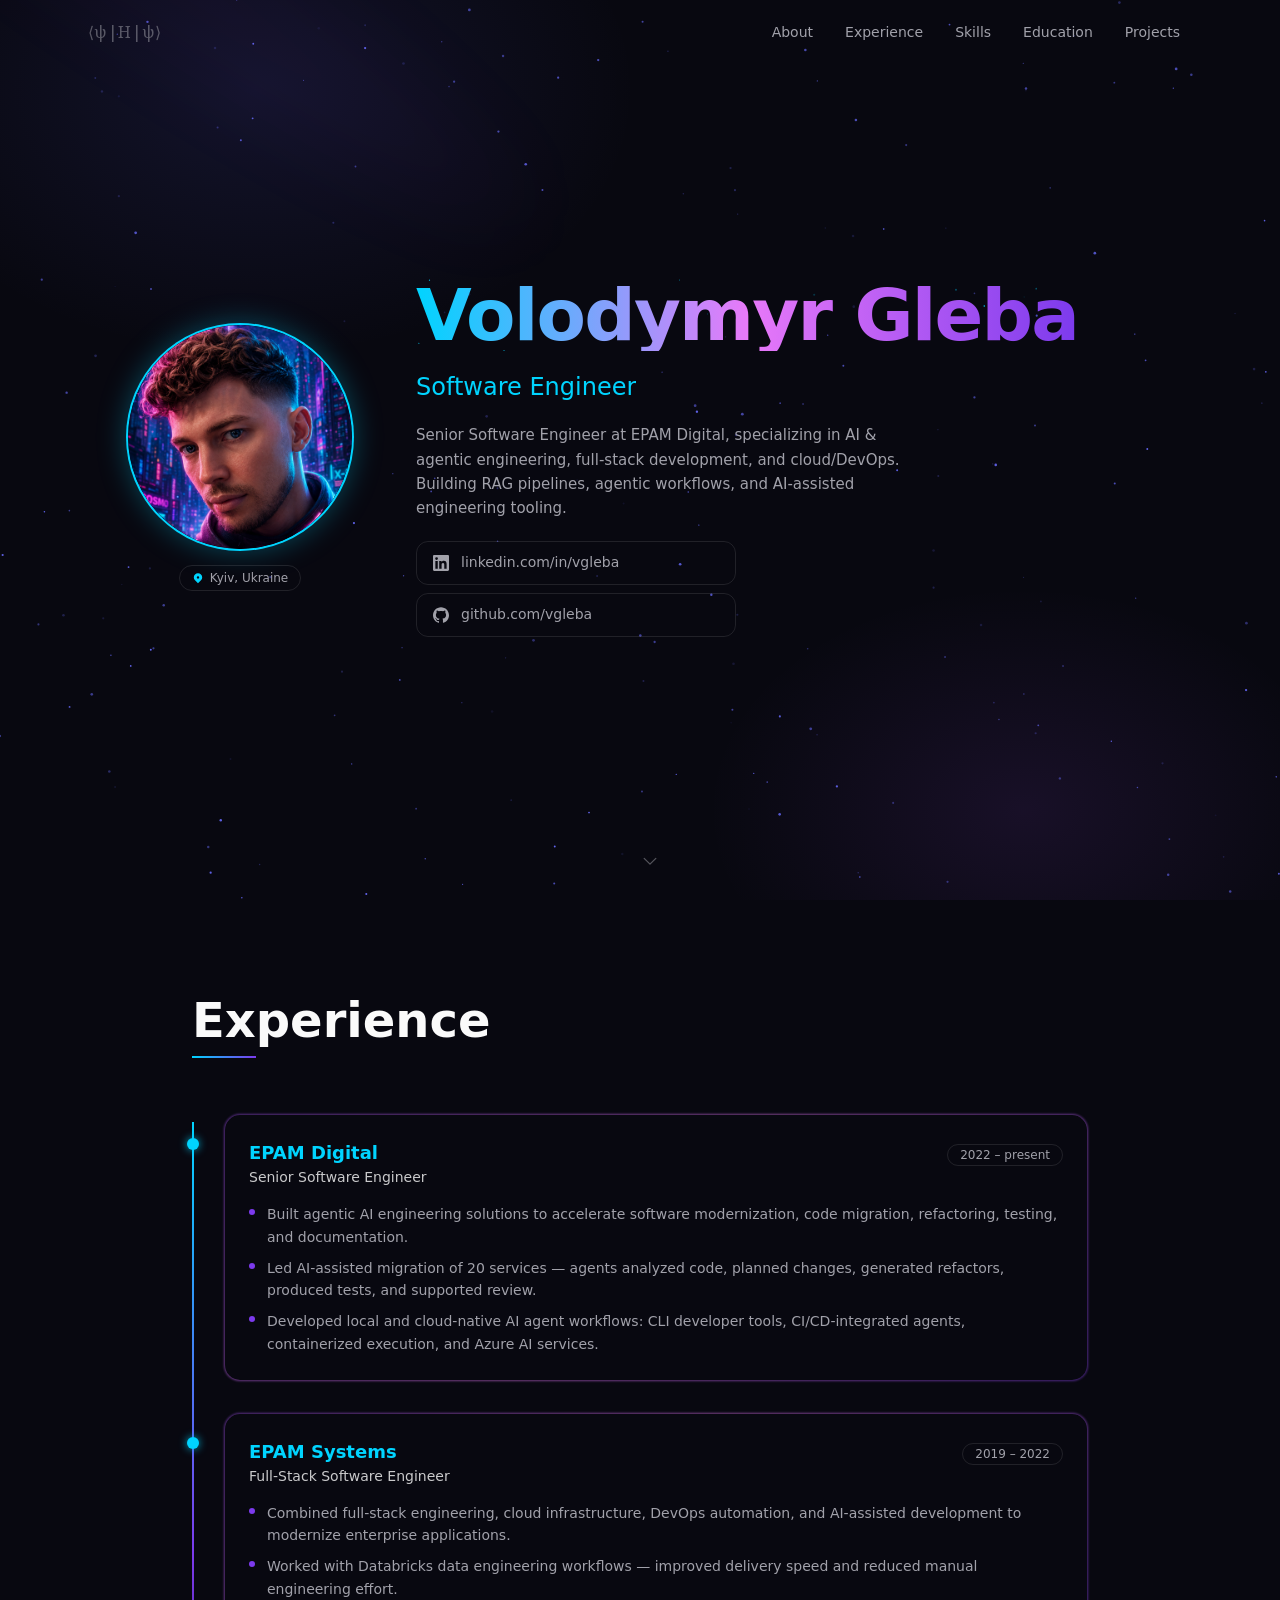
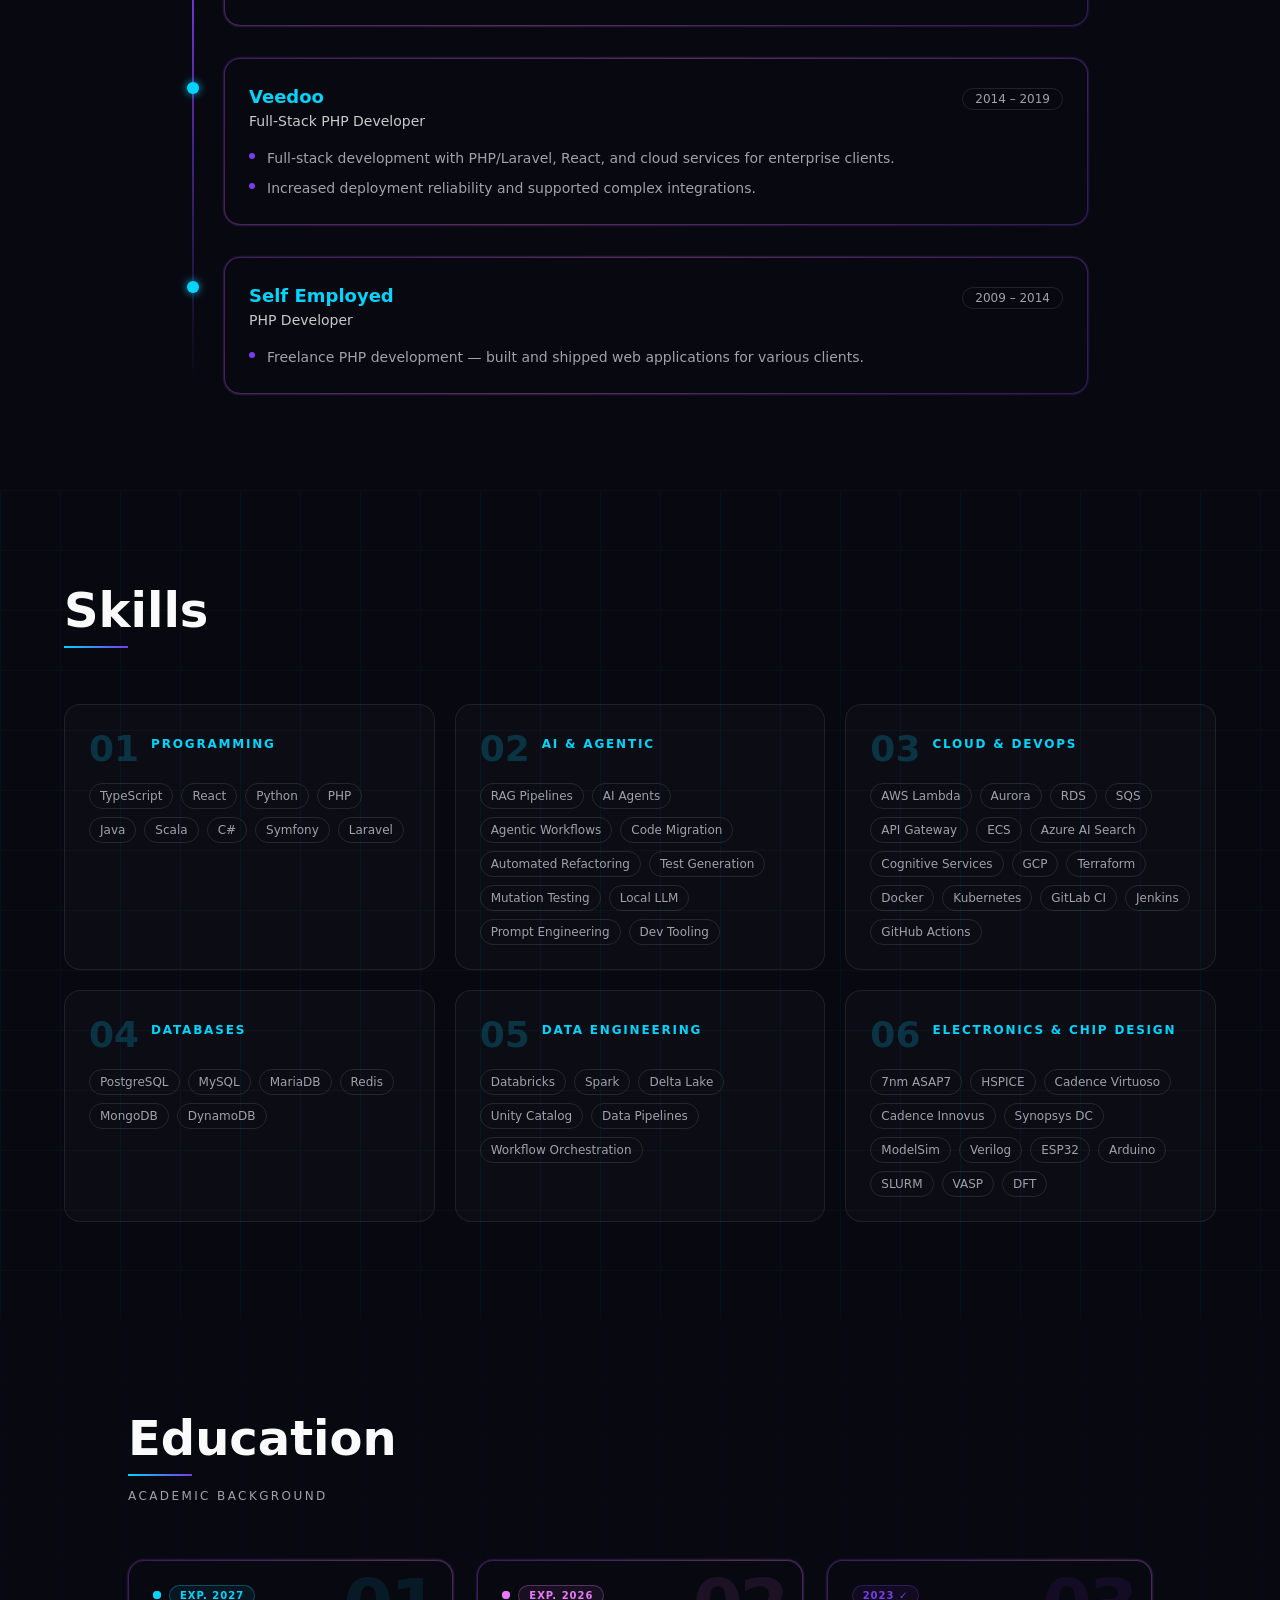
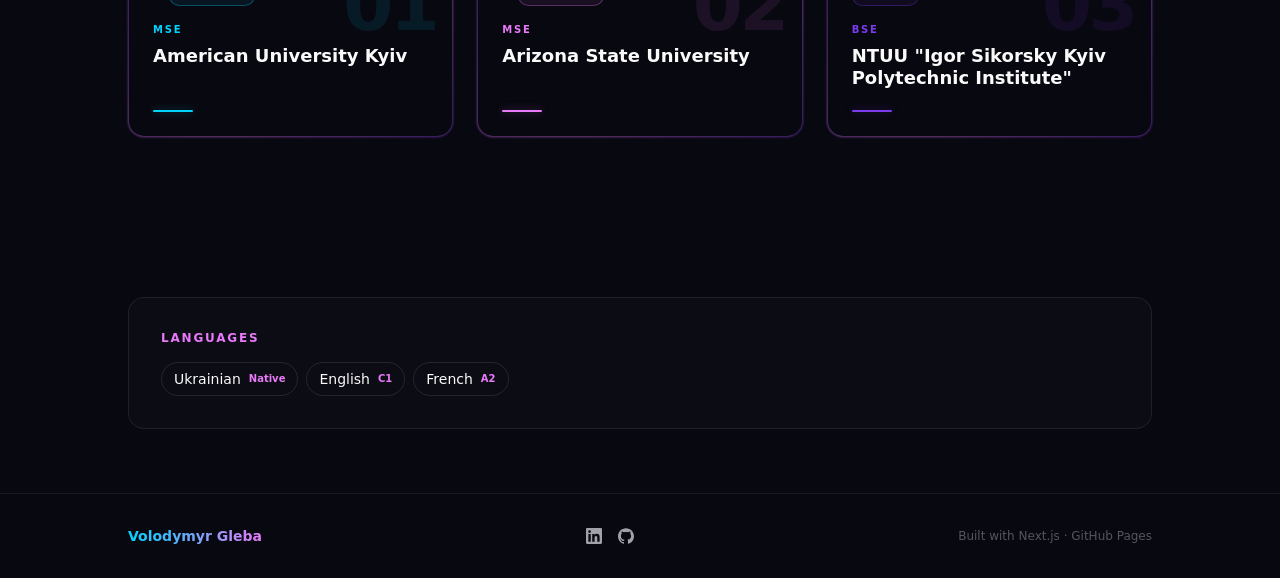
<file: index.html>
<!DOCTYPE html><html lang="en" class="font-sans geist_da832ead-module__aN_Ytq__variable noto_sans_symbols_2_123c7f1d-module__cOl4Ra__variable noto_serif_880d1dcf-module__ikQ4da__variable"><head><meta charSet="utf-8"/><meta name="viewport" content="width=device-width, initial-scale=1"/><link rel="preload" href="/_next/static/media/41900da7e74536d5-s.p.15f~5j~qkim3f.woff2" as="font" crossorigin="" type="font/woff2"/><link rel="preload" href="/_next/static/media/b4e85636e2ca4056-s.p.0c3c6tp9xl371.woff2" as="font" crossorigin="" type="font/woff2"/><link rel="preload" href="/_next/static/media/caa3a2e1cccd8315-s.p.16t1db8_9y2o~.woff2" as="font" crossorigin="" type="font/woff2"/><link rel="preload" href="/_next/static/media/cdb63f57cae5f8e7-s.p.0dsrjqxuos9hc.woff2" as="font" crossorigin="" type="font/woff2"/><link rel="preload" as="image" href="/images/me-neon.png"/><link rel="stylesheet" href="/_next/static/chunks/00atymtrh9dc0.css" data-precedence="next"/><link rel="preload" as="script" fetchPriority="low" href="/_next/static/chunks/115dplafwys-z.js"/><script src="/_next/static/chunks/0~a-tg4mrls06.js" async=""></script><script src="/_next/static/chunks/10u3y4bw1ayzs.js" async=""></script><script src="/_next/static/chunks/turbopack-10rd526l3ikg4.js" async=""></script><script src="/_next/static/chunks/01xlw8hd842-c.js" async=""></script><script src="/_next/static/chunks/0742vpx4_kdm4.js" async=""></script><script src="/_next/static/chunks/06b0j3viq_ety.js" async=""></script><script src="/_next/static/chunks/0a40sy4tk8ioe.js" async=""></script><script src="/_next/static/chunks/10mflo8fibzr5.js" async=""></script><script src="/_next/static/chunks/12h2-qmew2.q-.js" async=""></script><meta name="next-size-adjust" content=""/><title>Volodymyr Gleba</title><meta name="description" content="Senior Software Engineer at EPAM Digital, specializing in AI &amp; agentic engineering, full-stack development, and cloud/DevOps. Building RAG pipelines, agentic workflows, and AI-assisted engineering tooling."/><link rel="canonical" href="https://gleba.me/"/><meta property="og:title" content="Volodymyr Gleba"/><meta property="og:description" content="Senior Software Engineer at EPAM Digital, specializing in AI &amp; agentic engineering, full-stack development, and cloud/DevOps. Building RAG pipelines, agentic workflows, and AI-assisted engineering tooling."/><meta property="og:url" content="https://gleba.me/"/><meta property="og:site_name" content="Volodymyr Gleba"/><meta property="og:image" content="https://gleba.me/og-image.png"/><meta property="og:image:width" content="1200"/><meta property="og:image:height" content="630"/><meta property="og:image:alt" content="Volodymyr Gleba — Software Engineer at EPAM Digital"/><meta property="og:type" content="website"/><meta name="twitter:card" content="summary_large_image"/><meta name="twitter:title" content="Volodymyr Gleba"/><meta name="twitter:description" content="Senior Software Engineer at EPAM Digital, specializing in AI &amp; agentic engineering, full-stack development, and cloud/DevOps. Building RAG pipelines, agentic workflows, and AI-assisted engineering tooling."/><meta name="twitter:image" content="https://gleba.me/og-image.png"/><link rel="icon" href="/favicon.ico?favicon.0x3dzn~oxb6tn.ico" sizes="256x256" type="image/x-icon"/><script src="/_next/static/chunks/03~yq9q893hmn.js" noModule=""></script></head><body class="font-sans antialiased"><div hidden=""><!--$--><!--/$--></div><!--$!--><template data-dgst="BAILOUT_TO_CLIENT_SIDE_RENDERING"></template><!--/$--><header class="fixed top-0 inset-x-0 z-50 transition-all duration-300 bg-transparent"><nav class="max-w-6xl mx-auto px-4 sm:px-6 h-16 flex items-center justify-between"><a class="hidden sm:inline select-none text-base tracking-wide" style="font-family:var(--font-chalk), var(--font-symbols), serif;font-weight:400;color:rgb(161 161 170 / 0.5)" aria-label="Back to home" href="/">⟨ψ|H|ψ⟩</a><ul class="flex items-center gap-1 sm:gap-2"><li><a href="#about" class="relative group px-3 py-2 text-sm text-muted hover:text-[#00d4ff] transition-colors duration-150 outline-none focus-visible:ring-2 focus-visible:ring-[#00d4ff] rounded">About<span class="absolute bottom-0 left-3 right-3 h-[1px] bg-[#00d4ff] scale-x-0 group-hover:scale-x-100 transition-transform duration-200 origin-left"></span></a></li><li><a href="#experience" class="relative group px-3 py-2 text-sm text-muted hover:text-[#00d4ff] transition-colors duration-150 outline-none focus-visible:ring-2 focus-visible:ring-[#00d4ff] rounded">Experience<span class="absolute bottom-0 left-3 right-3 h-[1px] bg-[#00d4ff] scale-x-0 group-hover:scale-x-100 transition-transform duration-200 origin-left"></span></a></li><li><a href="#skills" class="relative group px-3 py-2 text-sm text-muted hover:text-[#00d4ff] transition-colors duration-150 outline-none focus-visible:ring-2 focus-visible:ring-[#00d4ff] rounded">Skills<span class="absolute bottom-0 left-3 right-3 h-[1px] bg-[#00d4ff] scale-x-0 group-hover:scale-x-100 transition-transform duration-200 origin-left"></span></a></li><li><a href="#education" class="relative group px-3 py-2 text-sm text-muted hover:text-[#00d4ff] transition-colors duration-150 outline-none focus-visible:ring-2 focus-visible:ring-[#00d4ff] rounded">Education<span class="absolute bottom-0 left-3 right-3 h-[1px] bg-[#00d4ff] scale-x-0 group-hover:scale-x-100 transition-transform duration-200 origin-left"></span></a></li><li><a class="relative group px-3 py-2 text-sm text-muted hover:text-[#00d4ff] transition-colors duration-150 outline-none focus-visible:ring-2 focus-visible:ring-[#00d4ff] rounded" href="/projects/">Projects<span class="absolute bottom-0 left-3 right-3 h-[1px] bg-[#00d4ff] scale-x-0 group-hover:scale-x-100 transition-transform duration-200 origin-left"></span></a></li></ul></nav></header><main class="relative z-40 overflow-x-hidden"><section id="about" class="relative z-40 min-h-screen flex items-center justify-center pt-16 pb-12 px-4"><div class="max-w-5xl w-full mx-auto"><div class="flex flex-col md:flex-row items-center gap-10 md:gap-16"><div class="flex-shrink-0 flex flex-col items-center gap-4" style="opacity:0;transform:translateY(24px)"><div class="w-48 h-48 md:w-56 md:h-56 rounded-full ring-2 ring-[#00d4ff] shadow-[0_0_30px_rgba(0,212,255,0.35)] overflow-hidden"><img alt="Volodymyr Gleba profile photo" width="224" height="224" decoding="async" data-nimg="1" class="object-cover w-full h-full rounded-full" style="color:transparent" src="/images/me-neon.png"/></div><span class="text-xs text-muted border border-white/10 rounded-full px-3 py-1 flex items-center gap-1.5"><svg class="w-3 h-3 text-[#00d4ff]" fill="currentColor" viewBox="0 0 20 20" aria-hidden="true"><path fill-rule="evenodd" d="M5.05 4.05a7 7 0 119.9 9.9L10 18.9l-4.95-4.95a7 7 0 010-9.9zM10 11a2 2 0 100-4 2 2 0 000 4z" clip-rule="evenodd"></path></svg>Kyiv, Ukraine</span></div><div class="flex-1 flex flex-col items-center md:items-start gap-5 text-center md:text-left"><div class="relative" style="opacity:0;transform:translateY(24px)"><div class="absolute inset-0 w-full h-full pointer-events-none" aria-hidden="true"><!--$!--><template data-dgst="BAILOUT_TO_CLIENT_SIDE_RENDERING"></template><!--/$--></div><h1 class="relative text-5xl md:text-6xl lg:text-7xl font-bold tracking-tight leading-tight bg-gradient-to-r from-[#00d4ff] via-[#e879f9] to-[#7c3aed] bg-clip-text text-transparent">Volodymyr Gleba</h1></div><div class="text-xl md:text-2xl font-medium text-muted h-8" style="opacity:0;transform:translateY(24px)"><span class="relative inline-block overflow-hidden text-[#00d4ff]"><span class="block" style="opacity:1;filter:blur(0px);transform:none">Software Engineer</span></span></div><p class="text-[15px] leading-relaxed text-muted max-w-lg" style="opacity:0;transform:translateY(24px)">Senior Software Engineer at EPAM Digital, specializing in AI &amp; agentic engineering, full-stack development, and cloud/DevOps. Building RAG pipelines, agentic workflows, and AI-assisted engineering tooling.</p><div class="w-full max-w-xs" style="opacity:0;transform:translateY(24px)"><div class="w-full flex flex-col gap-2"><a href="https://www.linkedin.com/in/vgleba" target="_blank" rel="noopener noreferrer" aria-label="Visit LinkedIn profile" class="group flex items-center gap-3 w-full min-h-[44px] px-4 py-2 rounded-xl border border-white/10 text-muted transition-colors duration-150 hover:bg-white/5 hover:text-foreground hover:border-white/20 focus-visible:outline-none focus-visible:ring-2 focus-visible:ring-indigo-500 focus-visible:ring-offset-2 focus-visible:ring-offset-[#080810]" tabindex="0"><svg xmlns="http://www.w3.org/2000/svg" viewBox="0 0 24 24" fill="currentColor" class="w-4 h-4 flex-shrink-0 text-muted group-hover:text-indigo-400 transition-colors duration-150" aria-hidden="true"><path d="M20.447 20.452h-3.554v-5.569c0-1.328-.027-3.037-1.852-3.037-1.853 0-2.136 1.445-2.136 2.939v5.667H9.351V9h3.414v1.561h.046c.477-.9 1.637-1.85 3.37-1.85 3.601 0 4.267 2.37 4.267 5.455v6.286zM5.337 7.433a2.062 2.062 0 0 1-2.063-2.065 2.064 2.064 0 1 1 2.063 2.065zm1.782 13.019H3.555V9h3.564v11.452zM22.225 0H1.771C.792 0 0 .774 0 1.729v20.542C0 23.227.792 24 1.771 24h20.451C23.2 24 24 23.227 24 22.271V1.729C24 .774 23.2 0 22.222 0h.003z"></path></svg><span class="text-sm font-normal leading-[1.4] truncate">linkedin.com/in/vgleba</span></a><a href="https://github.com/vgleba" target="_blank" rel="noopener noreferrer" aria-label="Visit GitHub profile" class="group flex items-center gap-3 w-full min-h-[44px] px-4 py-2 rounded-xl border border-white/10 text-muted transition-colors duration-150 hover:bg-white/5 hover:text-foreground hover:border-white/20 focus-visible:outline-none focus-visible:ring-2 focus-visible:ring-indigo-500 focus-visible:ring-offset-2 focus-visible:ring-offset-[#080810]" tabindex="0"><svg xmlns="http://www.w3.org/2000/svg" viewBox="0 0 24 24" fill="currentColor" class="w-4 h-4 flex-shrink-0 text-muted group-hover:text-indigo-400 transition-colors duration-150" aria-hidden="true"><path d="M12 .297c-6.63 0-12 5.373-12 12 0 5.303 3.438 9.8 8.205 11.385.6.113.82-.258.82-.577 0-.285-.01-1.04-.015-2.04-3.338.724-4.042-1.61-4.042-1.61C4.422 18.07 3.633 17.7 3.633 17.7c-1.087-.744.084-.729.084-.729 1.205.084 1.838 1.236 1.838 1.236 1.07 1.835 2.809 1.305 3.495.998.108-.776.417-1.305.76-1.605-2.665-.3-5.466-1.332-5.466-5.93 0-1.31.465-2.38 1.235-3.22-.135-.303-.54-1.523.105-3.176 0 0 1.005-.322 3.3 1.23.96-.267 1.98-.399 3-.405 1.02.006 2.04.138 3 .405 2.28-1.552 3.285-1.23 3.285-1.23.645 1.653.24 2.873.12 3.176.765.84 1.23 1.91 1.23 3.22 0 4.61-2.805 5.625-5.475 5.92.42.36.81 1.096.81 2.22 0 1.606-.015 2.896-.015 3.286 0 .315.21.69.825.57C20.565 22.092 24 17.592 24 12.297c0-6.627-5.373-12-12-12"></path></svg><span class="text-sm font-normal leading-[1.4] truncate">github.com/vgleba</span></a></div></div></div></div><div class="absolute bottom-8 left-1/2 -translate-x-1/2 text-muted/50" aria-hidden="true"><svg class="w-5 h-5" fill="none" stroke="currentColor" viewBox="0 0 24 24"><path stroke-linecap="round" stroke-linejoin="round" stroke-width="1.5" d="M19 9l-7 7-7-7"></path></svg></div></div></section><section id="experience" class="relative z-40 py-24 px-4"><div class="max-w-4xl mx-auto"><div class="mb-14"><h2 class="text-4xl md:text-5xl font-bold text-foreground mb-3">Experience</h2><div class="h-[2px] w-16 bg-gradient-to-r from-[#00d4ff] to-[#7c3aed]"></div></div><div class="relative"><div class="absolute left-0 top-2 bottom-2 w-[2px] bg-gradient-to-b from-[#00d4ff] via-[#7c3aed] to-transparent" aria-hidden="true"></div><div class="space-y-8 pl-8"><div style="opacity:0;transform:translateX(-24px)"><div class="absolute left-[-5px] mt-6 w-3 h-3 rounded-full bg-[#00d4ff] shadow-[0_0_8px_rgba(0,212,255,0.8)]" aria-hidden="true"></div><div class="relative group/bg-grad p-[1px] rounded-2xl w-full"><span class="absolute inset-0 rounded-[inherit] opacity-50 group-hover/bg-grad:opacity-80 transition-opacity duration-500 blur-[1px]" style="background:linear-gradient(135deg, #00d4ff 0%, #7c3aed 35%, #e879f9 60%, #7c3aed 80%, #00d4ff 100%);background-size:300% 300%"></span><div class="relative z-10 bg-[#080810] rounded-[calc(1rem-1px)] p-6"><div class="flex flex-col sm:flex-row sm:items-baseline sm:justify-between gap-1 mb-4"><div><h3 class="text-lg font-bold text-[#00d4ff]">EPAM Digital</h3><p class="text-sm text-foreground/80 font-medium">Senior Software Engineer</p></div><span class="text-xs text-muted border border-white/10 rounded-full px-3 py-0.5 self-start sm:self-auto whitespace-nowrap">2022 – present</span></div><ul class="space-y-2"><li class="flex gap-3 text-[14px] text-muted leading-relaxed"><span class="mt-[6px] flex-shrink-0 w-1.5 h-1.5 rounded-full bg-[#7c3aed]" aria-hidden="true"></span>Built agentic AI engineering solutions to accelerate software modernization, code migration, refactoring, testing, and documentation.</li><li class="flex gap-3 text-[14px] text-muted leading-relaxed"><span class="mt-[6px] flex-shrink-0 w-1.5 h-1.5 rounded-full bg-[#7c3aed]" aria-hidden="true"></span>Led AI-assisted migration of 20 services — agents analyzed code, planned changes, generated refactors, produced tests, and supported review.</li><li class="flex gap-3 text-[14px] text-muted leading-relaxed"><span class="mt-[6px] flex-shrink-0 w-1.5 h-1.5 rounded-full bg-[#7c3aed]" aria-hidden="true"></span>Developed local and cloud-native AI agent workflows: CLI developer tools, CI/CD-integrated agents, containerized execution, and Azure AI services.</li></ul></div></div></div><div style="opacity:0;transform:translateX(-24px)"><div class="absolute left-[-5px] mt-6 w-3 h-3 rounded-full bg-[#00d4ff] shadow-[0_0_8px_rgba(0,212,255,0.8)]" aria-hidden="true"></div><div class="relative group/bg-grad p-[1px] rounded-2xl w-full"><span class="absolute inset-0 rounded-[inherit] opacity-50 group-hover/bg-grad:opacity-80 transition-opacity duration-500 blur-[1px]" style="background:linear-gradient(135deg, #00d4ff 0%, #7c3aed 35%, #e879f9 60%, #7c3aed 80%, #00d4ff 100%);background-size:300% 300%"></span><div class="relative z-10 bg-[#080810] rounded-[calc(1rem-1px)] p-6"><div class="flex flex-col sm:flex-row sm:items-baseline sm:justify-between gap-1 mb-4"><div><h3 class="text-lg font-bold text-[#00d4ff]">EPAM Systems</h3><p class="text-sm text-foreground/80 font-medium">Full-Stack Software Engineer</p></div><span class="text-xs text-muted border border-white/10 rounded-full px-3 py-0.5 self-start sm:self-auto whitespace-nowrap">2019 – 2022</span></div><ul class="space-y-2"><li class="flex gap-3 text-[14px] text-muted leading-relaxed"><span class="mt-[6px] flex-shrink-0 w-1.5 h-1.5 rounded-full bg-[#7c3aed]" aria-hidden="true"></span>Combined full-stack engineering, cloud infrastructure, DevOps automation, and AI-assisted development to modernize enterprise applications.</li><li class="flex gap-3 text-[14px] text-muted leading-relaxed"><span class="mt-[6px] flex-shrink-0 w-1.5 h-1.5 rounded-full bg-[#7c3aed]" aria-hidden="true"></span>Worked with Databricks data engineering workflows — improved delivery speed and reduced manual engineering effort.</li></ul></div></div></div><div style="opacity:0;transform:translateX(-24px)"><div class="absolute left-[-5px] mt-6 w-3 h-3 rounded-full bg-[#00d4ff] shadow-[0_0_8px_rgba(0,212,255,0.8)]" aria-hidden="true"></div><div class="relative group/bg-grad p-[1px] rounded-2xl w-full"><span class="absolute inset-0 rounded-[inherit] opacity-50 group-hover/bg-grad:opacity-80 transition-opacity duration-500 blur-[1px]" style="background:linear-gradient(135deg, #00d4ff 0%, #7c3aed 35%, #e879f9 60%, #7c3aed 80%, #00d4ff 100%);background-size:300% 300%"></span><div class="relative z-10 bg-[#080810] rounded-[calc(1rem-1px)] p-6"><div class="flex flex-col sm:flex-row sm:items-baseline sm:justify-between gap-1 mb-4"><div><h3 class="text-lg font-bold text-[#00d4ff]">Veedoo</h3><p class="text-sm text-foreground/80 font-medium">Full-Stack PHP Developer</p></div><span class="text-xs text-muted border border-white/10 rounded-full px-3 py-0.5 self-start sm:self-auto whitespace-nowrap">2014 – 2019</span></div><ul class="space-y-2"><li class="flex gap-3 text-[14px] text-muted leading-relaxed"><span class="mt-[6px] flex-shrink-0 w-1.5 h-1.5 rounded-full bg-[#7c3aed]" aria-hidden="true"></span>Full-stack development with PHP/Laravel, React, and cloud services for enterprise clients.</li><li class="flex gap-3 text-[14px] text-muted leading-relaxed"><span class="mt-[6px] flex-shrink-0 w-1.5 h-1.5 rounded-full bg-[#7c3aed]" aria-hidden="true"></span>Increased deployment reliability and supported complex integrations.</li></ul></div></div></div><div style="opacity:0;transform:translateX(-24px)"><div class="absolute left-[-5px] mt-6 w-3 h-3 rounded-full bg-[#00d4ff] shadow-[0_0_8px_rgba(0,212,255,0.8)]" aria-hidden="true"></div><div class="relative group/bg-grad p-[1px] rounded-2xl w-full"><span class="absolute inset-0 rounded-[inherit] opacity-50 group-hover/bg-grad:opacity-80 transition-opacity duration-500 blur-[1px]" style="background:linear-gradient(135deg, #00d4ff 0%, #7c3aed 35%, #e879f9 60%, #7c3aed 80%, #00d4ff 100%);background-size:300% 300%"></span><div class="relative z-10 bg-[#080810] rounded-[calc(1rem-1px)] p-6"><div class="flex flex-col sm:flex-row sm:items-baseline sm:justify-between gap-1 mb-4"><div><h3 class="text-lg font-bold text-[#00d4ff]">Self Employed</h3><p class="text-sm text-foreground/80 font-medium">PHP Developer</p></div><span class="text-xs text-muted border border-white/10 rounded-full px-3 py-0.5 self-start sm:self-auto whitespace-nowrap">2009 – 2014</span></div><ul class="space-y-2"><li class="flex gap-3 text-[14px] text-muted leading-relaxed"><span class="mt-[6px] flex-shrink-0 w-1.5 h-1.5 rounded-full bg-[#7c3aed]" aria-hidden="true"></span>Freelance PHP development — built and shipped web applications for various clients.</li></ul></div></div></div></div></div></div></section><section id="skills" class="relative z-40 py-24 px-4 overflow-hidden"><div class="pointer-events-none absolute inset-0 opacity-[0.04]" style="background-image:linear-gradient(rgba(0,212,255,1) 1px, transparent 1px), linear-gradient(90deg, rgba(0,212,255,1) 1px, transparent 1px);background-size:60px 60px" aria-hidden="true"></div><div class="max-w-6xl mx-auto relative"><div class="mb-14"><h2 class="text-4xl md:text-5xl font-bold text-foreground mb-3">Skills</h2><div class="h-[2px] w-16 bg-gradient-to-r from-[#00d4ff] to-[#7c3aed]"></div></div><div class="grid grid-cols-1 sm:grid-cols-2 lg:grid-cols-3 gap-5"><div class="border border-white/[0.08] bg-white/[0.02] rounded-2xl p-6 hover:border-white/[0.14] transition-colors duration-300" style="opacity:0;transform:translateY(20px)"><div class="flex items-start gap-3 mb-4"><span class="text-4xl font-black text-[#00d4ff]/20 leading-none select-none mt-0.5">01</span><h3 class="text-xs font-bold uppercase tracking-[0.15em] text-[#00d4ff] leading-tight pt-2">Programming</h3></div><div class="flex flex-wrap gap-2"><span class="text-xs px-2.5 py-1 rounded-full border border-white/10 text-muted cursor-default transition-all duration-200 hover:border-[#00d4ff]/40 hover:text-[#00d4ff] hover:shadow-[0_0_8px_rgba(0,212,255,0.35)]">TypeScript</span><span class="text-xs px-2.5 py-1 rounded-full border border-white/10 text-muted cursor-default transition-all duration-200 hover:border-[#00d4ff]/40 hover:text-[#00d4ff] hover:shadow-[0_0_8px_rgba(0,212,255,0.35)]">React</span><span class="text-xs px-2.5 py-1 rounded-full border border-white/10 text-muted cursor-default transition-all duration-200 hover:border-[#00d4ff]/40 hover:text-[#00d4ff] hover:shadow-[0_0_8px_rgba(0,212,255,0.35)]">Python</span><span class="text-xs px-2.5 py-1 rounded-full border border-white/10 text-muted cursor-default transition-all duration-200 hover:border-[#00d4ff]/40 hover:text-[#00d4ff] hover:shadow-[0_0_8px_rgba(0,212,255,0.35)]">PHP</span><span class="text-xs px-2.5 py-1 rounded-full border border-white/10 text-muted cursor-default transition-all duration-200 hover:border-[#00d4ff]/40 hover:text-[#00d4ff] hover:shadow-[0_0_8px_rgba(0,212,255,0.35)]">Java</span><span class="text-xs px-2.5 py-1 rounded-full border border-white/10 text-muted cursor-default transition-all duration-200 hover:border-[#00d4ff]/40 hover:text-[#00d4ff] hover:shadow-[0_0_8px_rgba(0,212,255,0.35)]">Scala</span><span class="text-xs px-2.5 py-1 rounded-full border border-white/10 text-muted cursor-default transition-all duration-200 hover:border-[#00d4ff]/40 hover:text-[#00d4ff] hover:shadow-[0_0_8px_rgba(0,212,255,0.35)]">C#</span><span class="text-xs px-2.5 py-1 rounded-full border border-white/10 text-muted cursor-default transition-all duration-200 hover:border-[#00d4ff]/40 hover:text-[#00d4ff] hover:shadow-[0_0_8px_rgba(0,212,255,0.35)]">Symfony</span><span class="text-xs px-2.5 py-1 rounded-full border border-white/10 text-muted cursor-default transition-all duration-200 hover:border-[#00d4ff]/40 hover:text-[#00d4ff] hover:shadow-[0_0_8px_rgba(0,212,255,0.35)]">Laravel</span></div></div><div class="border border-white/[0.08] bg-white/[0.02] rounded-2xl p-6 hover:border-white/[0.14] transition-colors duration-300" style="opacity:0;transform:translateY(20px)"><div class="flex items-start gap-3 mb-4"><span class="text-4xl font-black text-[#00d4ff]/20 leading-none select-none mt-0.5">02</span><h3 class="text-xs font-bold uppercase tracking-[0.15em] text-[#00d4ff] leading-tight pt-2">AI &amp; Agentic</h3></div><div class="flex flex-wrap gap-2"><span class="text-xs px-2.5 py-1 rounded-full border border-white/10 text-muted cursor-default transition-all duration-200 hover:border-[#00d4ff]/40 hover:text-[#00d4ff] hover:shadow-[0_0_8px_rgba(0,212,255,0.35)]">RAG Pipelines</span><span class="text-xs px-2.5 py-1 rounded-full border border-white/10 text-muted cursor-default transition-all duration-200 hover:border-[#00d4ff]/40 hover:text-[#00d4ff] hover:shadow-[0_0_8px_rgba(0,212,255,0.35)]">AI Agents</span><span class="text-xs px-2.5 py-1 rounded-full border border-white/10 text-muted cursor-default transition-all duration-200 hover:border-[#00d4ff]/40 hover:text-[#00d4ff] hover:shadow-[0_0_8px_rgba(0,212,255,0.35)]">Agentic Workflows</span><span class="text-xs px-2.5 py-1 rounded-full border border-white/10 text-muted cursor-default transition-all duration-200 hover:border-[#00d4ff]/40 hover:text-[#00d4ff] hover:shadow-[0_0_8px_rgba(0,212,255,0.35)]">Code Migration</span><span class="text-xs px-2.5 py-1 rounded-full border border-white/10 text-muted cursor-default transition-all duration-200 hover:border-[#00d4ff]/40 hover:text-[#00d4ff] hover:shadow-[0_0_8px_rgba(0,212,255,0.35)]">Automated Refactoring</span><span class="text-xs px-2.5 py-1 rounded-full border border-white/10 text-muted cursor-default transition-all duration-200 hover:border-[#00d4ff]/40 hover:text-[#00d4ff] hover:shadow-[0_0_8px_rgba(0,212,255,0.35)]">Test Generation</span><span class="text-xs px-2.5 py-1 rounded-full border border-white/10 text-muted cursor-default transition-all duration-200 hover:border-[#00d4ff]/40 hover:text-[#00d4ff] hover:shadow-[0_0_8px_rgba(0,212,255,0.35)]">Mutation Testing</span><span class="text-xs px-2.5 py-1 rounded-full border border-white/10 text-muted cursor-default transition-all duration-200 hover:border-[#00d4ff]/40 hover:text-[#00d4ff] hover:shadow-[0_0_8px_rgba(0,212,255,0.35)]">Local LLM</span><span class="text-xs px-2.5 py-1 rounded-full border border-white/10 text-muted cursor-default transition-all duration-200 hover:border-[#00d4ff]/40 hover:text-[#00d4ff] hover:shadow-[0_0_8px_rgba(0,212,255,0.35)]">Prompt Engineering</span><span class="text-xs px-2.5 py-1 rounded-full border border-white/10 text-muted cursor-default transition-all duration-200 hover:border-[#00d4ff]/40 hover:text-[#00d4ff] hover:shadow-[0_0_8px_rgba(0,212,255,0.35)]">Dev Tooling</span></div></div><div class="border border-white/[0.08] bg-white/[0.02] rounded-2xl p-6 hover:border-white/[0.14] transition-colors duration-300" style="opacity:0;transform:translateY(20px)"><div class="flex items-start gap-3 mb-4"><span class="text-4xl font-black text-[#00d4ff]/20 leading-none select-none mt-0.5">03</span><h3 class="text-xs font-bold uppercase tracking-[0.15em] text-[#00d4ff] leading-tight pt-2">Cloud &amp; DevOps</h3></div><div class="flex flex-wrap gap-2"><span class="text-xs px-2.5 py-1 rounded-full border border-white/10 text-muted cursor-default transition-all duration-200 hover:border-[#00d4ff]/40 hover:text-[#00d4ff] hover:shadow-[0_0_8px_rgba(0,212,255,0.35)]">AWS Lambda</span><span class="text-xs px-2.5 py-1 rounded-full border border-white/10 text-muted cursor-default transition-all duration-200 hover:border-[#00d4ff]/40 hover:text-[#00d4ff] hover:shadow-[0_0_8px_rgba(0,212,255,0.35)]">Aurora</span><span class="text-xs px-2.5 py-1 rounded-full border border-white/10 text-muted cursor-default transition-all duration-200 hover:border-[#00d4ff]/40 hover:text-[#00d4ff] hover:shadow-[0_0_8px_rgba(0,212,255,0.35)]">RDS</span><span class="text-xs px-2.5 py-1 rounded-full border border-white/10 text-muted cursor-default transition-all duration-200 hover:border-[#00d4ff]/40 hover:text-[#00d4ff] hover:shadow-[0_0_8px_rgba(0,212,255,0.35)]">SQS</span><span class="text-xs px-2.5 py-1 rounded-full border border-white/10 text-muted cursor-default transition-all duration-200 hover:border-[#00d4ff]/40 hover:text-[#00d4ff] hover:shadow-[0_0_8px_rgba(0,212,255,0.35)]">API Gateway</span><span class="text-xs px-2.5 py-1 rounded-full border border-white/10 text-muted cursor-default transition-all duration-200 hover:border-[#00d4ff]/40 hover:text-[#00d4ff] hover:shadow-[0_0_8px_rgba(0,212,255,0.35)]">ECS</span><span class="text-xs px-2.5 py-1 rounded-full border border-white/10 text-muted cursor-default transition-all duration-200 hover:border-[#00d4ff]/40 hover:text-[#00d4ff] hover:shadow-[0_0_8px_rgba(0,212,255,0.35)]">Azure AI Search</span><span class="text-xs px-2.5 py-1 rounded-full border border-white/10 text-muted cursor-default transition-all duration-200 hover:border-[#00d4ff]/40 hover:text-[#00d4ff] hover:shadow-[0_0_8px_rgba(0,212,255,0.35)]">Cognitive Services</span><span class="text-xs px-2.5 py-1 rounded-full border border-white/10 text-muted cursor-default transition-all duration-200 hover:border-[#00d4ff]/40 hover:text-[#00d4ff] hover:shadow-[0_0_8px_rgba(0,212,255,0.35)]">GCP</span><span class="text-xs px-2.5 py-1 rounded-full border border-white/10 text-muted cursor-default transition-all duration-200 hover:border-[#00d4ff]/40 hover:text-[#00d4ff] hover:shadow-[0_0_8px_rgba(0,212,255,0.35)]">Terraform</span><span class="text-xs px-2.5 py-1 rounded-full border border-white/10 text-muted cursor-default transition-all duration-200 hover:border-[#00d4ff]/40 hover:text-[#00d4ff] hover:shadow-[0_0_8px_rgba(0,212,255,0.35)]">Docker</span><span class="text-xs px-2.5 py-1 rounded-full border border-white/10 text-muted cursor-default transition-all duration-200 hover:border-[#00d4ff]/40 hover:text-[#00d4ff] hover:shadow-[0_0_8px_rgba(0,212,255,0.35)]">Kubernetes</span><span class="text-xs px-2.5 py-1 rounded-full border border-white/10 text-muted cursor-default transition-all duration-200 hover:border-[#00d4ff]/40 hover:text-[#00d4ff] hover:shadow-[0_0_8px_rgba(0,212,255,0.35)]">GitLab CI</span><span class="text-xs px-2.5 py-1 rounded-full border border-white/10 text-muted cursor-default transition-all duration-200 hover:border-[#00d4ff]/40 hover:text-[#00d4ff] hover:shadow-[0_0_8px_rgba(0,212,255,0.35)]">Jenkins</span><span class="text-xs px-2.5 py-1 rounded-full border border-white/10 text-muted cursor-default transition-all duration-200 hover:border-[#00d4ff]/40 hover:text-[#00d4ff] hover:shadow-[0_0_8px_rgba(0,212,255,0.35)]">GitHub Actions</span></div></div><div class="border border-white/[0.08] bg-white/[0.02] rounded-2xl p-6 hover:border-white/[0.14] transition-colors duration-300" style="opacity:0;transform:translateY(20px)"><div class="flex items-start gap-3 mb-4"><span class="text-4xl font-black text-[#00d4ff]/20 leading-none select-none mt-0.5">04</span><h3 class="text-xs font-bold uppercase tracking-[0.15em] text-[#00d4ff] leading-tight pt-2">Databases</h3></div><div class="flex flex-wrap gap-2"><span class="text-xs px-2.5 py-1 rounded-full border border-white/10 text-muted cursor-default transition-all duration-200 hover:border-[#00d4ff]/40 hover:text-[#00d4ff] hover:shadow-[0_0_8px_rgba(0,212,255,0.35)]">PostgreSQL</span><span class="text-xs px-2.5 py-1 rounded-full border border-white/10 text-muted cursor-default transition-all duration-200 hover:border-[#00d4ff]/40 hover:text-[#00d4ff] hover:shadow-[0_0_8px_rgba(0,212,255,0.35)]">MySQL</span><span class="text-xs px-2.5 py-1 rounded-full border border-white/10 text-muted cursor-default transition-all duration-200 hover:border-[#00d4ff]/40 hover:text-[#00d4ff] hover:shadow-[0_0_8px_rgba(0,212,255,0.35)]">MariaDB</span><span class="text-xs px-2.5 py-1 rounded-full border border-white/10 text-muted cursor-default transition-all duration-200 hover:border-[#00d4ff]/40 hover:text-[#00d4ff] hover:shadow-[0_0_8px_rgba(0,212,255,0.35)]">Redis</span><span class="text-xs px-2.5 py-1 rounded-full border border-white/10 text-muted cursor-default transition-all duration-200 hover:border-[#00d4ff]/40 hover:text-[#00d4ff] hover:shadow-[0_0_8px_rgba(0,212,255,0.35)]">MongoDB</span><span class="text-xs px-2.5 py-1 rounded-full border border-white/10 text-muted cursor-default transition-all duration-200 hover:border-[#00d4ff]/40 hover:text-[#00d4ff] hover:shadow-[0_0_8px_rgba(0,212,255,0.35)]">DynamoDB</span></div></div><div class="border border-white/[0.08] bg-white/[0.02] rounded-2xl p-6 hover:border-white/[0.14] transition-colors duration-300" style="opacity:0;transform:translateY(20px)"><div class="flex items-start gap-3 mb-4"><span class="text-4xl font-black text-[#00d4ff]/20 leading-none select-none mt-0.5">05</span><h3 class="text-xs font-bold uppercase tracking-[0.15em] text-[#00d4ff] leading-tight pt-2">Data Engineering</h3></div><div class="flex flex-wrap gap-2"><span class="text-xs px-2.5 py-1 rounded-full border border-white/10 text-muted cursor-default transition-all duration-200 hover:border-[#00d4ff]/40 hover:text-[#00d4ff] hover:shadow-[0_0_8px_rgba(0,212,255,0.35)]">Databricks</span><span class="text-xs px-2.5 py-1 rounded-full border border-white/10 text-muted cursor-default transition-all duration-200 hover:border-[#00d4ff]/40 hover:text-[#00d4ff] hover:shadow-[0_0_8px_rgba(0,212,255,0.35)]">Spark</span><span class="text-xs px-2.5 py-1 rounded-full border border-white/10 text-muted cursor-default transition-all duration-200 hover:border-[#00d4ff]/40 hover:text-[#00d4ff] hover:shadow-[0_0_8px_rgba(0,212,255,0.35)]">Delta Lake</span><span class="text-xs px-2.5 py-1 rounded-full border border-white/10 text-muted cursor-default transition-all duration-200 hover:border-[#00d4ff]/40 hover:text-[#00d4ff] hover:shadow-[0_0_8px_rgba(0,212,255,0.35)]">Unity Catalog</span><span class="text-xs px-2.5 py-1 rounded-full border border-white/10 text-muted cursor-default transition-all duration-200 hover:border-[#00d4ff]/40 hover:text-[#00d4ff] hover:shadow-[0_0_8px_rgba(0,212,255,0.35)]">Data Pipelines</span><span class="text-xs px-2.5 py-1 rounded-full border border-white/10 text-muted cursor-default transition-all duration-200 hover:border-[#00d4ff]/40 hover:text-[#00d4ff] hover:shadow-[0_0_8px_rgba(0,212,255,0.35)]">Workflow Orchestration</span></div></div><div class="border border-white/[0.08] bg-white/[0.02] rounded-2xl p-6 hover:border-white/[0.14] transition-colors duration-300" style="opacity:0;transform:translateY(20px)"><div class="flex items-start gap-3 mb-4"><span class="text-4xl font-black text-[#00d4ff]/20 leading-none select-none mt-0.5">06</span><h3 class="text-xs font-bold uppercase tracking-[0.15em] text-[#00d4ff] leading-tight pt-2">Electronics &amp; Chip Design</h3></div><div class="flex flex-wrap gap-2"><span class="text-xs px-2.5 py-1 rounded-full border border-white/10 text-muted cursor-default transition-all duration-200 hover:border-[#00d4ff]/40 hover:text-[#00d4ff] hover:shadow-[0_0_8px_rgba(0,212,255,0.35)]">7nm ASAP7</span><span class="text-xs px-2.5 py-1 rounded-full border border-white/10 text-muted cursor-default transition-all duration-200 hover:border-[#00d4ff]/40 hover:text-[#00d4ff] hover:shadow-[0_0_8px_rgba(0,212,255,0.35)]">HSPICE</span><span class="text-xs px-2.5 py-1 rounded-full border border-white/10 text-muted cursor-default transition-all duration-200 hover:border-[#00d4ff]/40 hover:text-[#00d4ff] hover:shadow-[0_0_8px_rgba(0,212,255,0.35)]">Cadence Virtuoso</span><span class="text-xs px-2.5 py-1 rounded-full border border-white/10 text-muted cursor-default transition-all duration-200 hover:border-[#00d4ff]/40 hover:text-[#00d4ff] hover:shadow-[0_0_8px_rgba(0,212,255,0.35)]">Cadence Innovus</span><span class="text-xs px-2.5 py-1 rounded-full border border-white/10 text-muted cursor-default transition-all duration-200 hover:border-[#00d4ff]/40 hover:text-[#00d4ff] hover:shadow-[0_0_8px_rgba(0,212,255,0.35)]">Synopsys DC</span><span class="text-xs px-2.5 py-1 rounded-full border border-white/10 text-muted cursor-default transition-all duration-200 hover:border-[#00d4ff]/40 hover:text-[#00d4ff] hover:shadow-[0_0_8px_rgba(0,212,255,0.35)]">ModelSim</span><span class="text-xs px-2.5 py-1 rounded-full border border-white/10 text-muted cursor-default transition-all duration-200 hover:border-[#00d4ff]/40 hover:text-[#00d4ff] hover:shadow-[0_0_8px_rgba(0,212,255,0.35)]">Verilog</span><span class="text-xs px-2.5 py-1 rounded-full border border-white/10 text-muted cursor-default transition-all duration-200 hover:border-[#00d4ff]/40 hover:text-[#00d4ff] hover:shadow-[0_0_8px_rgba(0,212,255,0.35)]">ESP32</span><span class="text-xs px-2.5 py-1 rounded-full border border-white/10 text-muted cursor-default transition-all duration-200 hover:border-[#00d4ff]/40 hover:text-[#00d4ff] hover:shadow-[0_0_8px_rgba(0,212,255,0.35)]">Arduino</span><span class="text-xs px-2.5 py-1 rounded-full border border-white/10 text-muted cursor-default transition-all duration-200 hover:border-[#00d4ff]/40 hover:text-[#00d4ff] hover:shadow-[0_0_8px_rgba(0,212,255,0.35)]">SLURM</span><span class="text-xs px-2.5 py-1 rounded-full border border-white/10 text-muted cursor-default transition-all duration-200 hover:border-[#00d4ff]/40 hover:text-[#00d4ff] hover:shadow-[0_0_8px_rgba(0,212,255,0.35)]">VASP</span><span class="text-xs px-2.5 py-1 rounded-full border border-white/10 text-muted cursor-default transition-all duration-200 hover:border-[#00d4ff]/40 hover:text-[#00d4ff] hover:shadow-[0_0_8px_rgba(0,212,255,0.35)]">DFT</span></div></div></div></div></section><section id="education" class="relative z-40 py-24 px-4 overflow-hidden"><div class="pointer-events-none absolute inset-0 opacity-[0.025]" style="background-image:linear-gradient(rgba(124,58,237,1) 1px, transparent 1px), linear-gradient(90deg, rgba(124,58,237,1) 1px, transparent 1px);background-size:60px 60px" aria-hidden="true"></div><div class="max-w-5xl mx-auto relative"><div class="mb-14"><h2 class="text-4xl md:text-5xl font-bold text-foreground mb-3">Education</h2><div class="h-[2px] w-16 bg-gradient-to-r from-[#00d4ff] to-[#7c3aed]"></div><p class="mt-3 text-xs text-muted uppercase tracking-[0.2em]">Academic background</p></div><div class="grid grid-cols-1 md:grid-cols-3 gap-6"><div style="opacity:0;transform:translateX(-40px) scale(0.95)"><div class="relative group/bg-grad p-[1px] rounded-2xl h-full group/edu-card"><span class="absolute inset-0 rounded-[inherit] opacity-50 group-hover/bg-grad:opacity-80 transition-opacity duration-500 blur-[1px]" style="background:linear-gradient(135deg, #00d4ff 0%, #7c3aed 35%, #e879f9 60%, #7c3aed 80%, #00d4ff 100%);background-size:300% 300%"></span><div class="z-10 bg-[#080810] rounded-[calc(1rem-1px)] p-6 h-full flex flex-col gap-0 relative overflow-hidden"><span class="absolute top-2 right-4 text-7xl font-black leading-none select-none pointer-events-none" style="color:#00d4ff18;letter-spacing:-0.05em" aria-hidden="true">01</span><div class="flex items-center gap-2 mb-4"><span class="relative flex h-2 w-2 shrink-0" aria-label="In progress"><span class="animate-ping absolute inline-flex h-full w-full rounded-full opacity-75" style="background-color:#00d4ff"></span><span class="relative inline-flex rounded-full h-2 w-2" style="background-color:#00d4ff"></span></span><span class="text-[10px] font-bold uppercase tracking-widest px-2.5 py-0.5 rounded-full border" style="border-color:rgba(0,212,255,0.3);color:#00d4ff;background-color:#00d4ff12">Exp. 2027</span></div><p class="text-[10px] font-bold uppercase tracking-[0.18em] mb-2" style="color:#00d4ff">MSE</p><h3 class="text-lg font-black text-foreground leading-tight flex-1">American University Kyiv</h3><div class="mt-5 h-[2px] w-10 rounded-full transition-all duration-300 group-hover/edu-card:w-full" style="background-color:#00d4ff;box-shadow:0 0 8px rgba(0,212,255,0.35)"></div></div></div></div><div style="opacity:0;transform:translateX(40px) scale(0.95)"><div class="relative group/bg-grad p-[1px] rounded-2xl h-full group/edu-card"><span class="absolute inset-0 rounded-[inherit] opacity-50 group-hover/bg-grad:opacity-80 transition-opacity duration-500 blur-[1px]" style="background:linear-gradient(135deg, #00d4ff 0%, #7c3aed 35%, #e879f9 60%, #7c3aed 80%, #00d4ff 100%);background-size:300% 300%"></span><div class="z-10 bg-[#080810] rounded-[calc(1rem-1px)] p-6 h-full flex flex-col gap-0 relative overflow-hidden"><span class="absolute top-2 right-4 text-7xl font-black leading-none select-none pointer-events-none" style="color:#e879f918;letter-spacing:-0.05em" aria-hidden="true">02</span><div class="flex items-center gap-2 mb-4"><span class="relative flex h-2 w-2 shrink-0" aria-label="In progress"><span class="animate-ping absolute inline-flex h-full w-full rounded-full opacity-75" style="background-color:#e879f9"></span><span class="relative inline-flex rounded-full h-2 w-2" style="background-color:#e879f9"></span></span><span class="text-[10px] font-bold uppercase tracking-widest px-2.5 py-0.5 rounded-full border" style="border-color:rgba(232,121,249,0.3);color:#e879f9;background-color:#e879f912">Exp. 2026</span></div><p class="text-[10px] font-bold uppercase tracking-[0.18em] mb-2" style="color:#e879f9">MSE</p><h3 class="text-lg font-black text-foreground leading-tight flex-1">Arizona State University</h3><div class="mt-5 h-[2px] w-10 rounded-full transition-all duration-300 group-hover/edu-card:w-full" style="background-color:#e879f9;box-shadow:0 0 8px rgba(232,121,249,0.35)"></div></div></div></div><div style="opacity:0;transform:translateX(-40px) scale(0.95)"><div class="relative group/bg-grad p-[1px] rounded-2xl h-full group/edu-card"><span class="absolute inset-0 rounded-[inherit] opacity-50 group-hover/bg-grad:opacity-80 transition-opacity duration-500 blur-[1px]" style="background:linear-gradient(135deg, #00d4ff 0%, #7c3aed 35%, #e879f9 60%, #7c3aed 80%, #00d4ff 100%);background-size:300% 300%"></span><div class="z-10 bg-[#080810] rounded-[calc(1rem-1px)] p-6 h-full flex flex-col gap-0 relative overflow-hidden"><span class="absolute top-2 right-4 text-7xl font-black leading-none select-none pointer-events-none" style="color:#7c3aed18;letter-spacing:-0.05em" aria-hidden="true">03</span><div class="flex items-center gap-2 mb-4"><span class="text-[10px] font-bold uppercase tracking-widest px-2.5 py-0.5 rounded-full border" style="border-color:rgba(124,58,237,0.3);color:#7c3aed;background-color:#7c3aed12">2023 ✓</span></div><p class="text-[10px] font-bold uppercase tracking-[0.18em] mb-2" style="color:#7c3aed">BSE</p><h3 class="text-lg font-black text-foreground leading-tight flex-1">NTUU &quot;Igor Sikorsky Kyiv Polytechnic Institute&quot;</h3><div class="mt-5 h-[2px] w-10 rounded-full transition-all duration-300 group-hover/edu-card:w-full" style="background-color:#7c3aed;box-shadow:0 0 8px rgba(124,58,237,0.35)"></div></div></div></div></div></div></section><section class="relative z-40 py-16 px-4"><div class="max-w-5xl mx-auto"><div class="border border-white/[0.08] bg-white/[0.02] rounded-2xl p-6 sm:p-8" style="opacity:0;transform:translateY(16px)"><div><h3 class="text-xs font-bold uppercase tracking-[0.15em] text-[#e879f9] mb-4">Languages</h3><div class="flex flex-wrap gap-2"><span class="flex items-center gap-2 text-sm px-3 py-1.5 rounded-full border border-white/10 text-muted"><span class="text-foreground font-medium">Ukrainian</span><span class="text-[10px] text-[#e879f9] font-bold">Native</span></span><span class="flex items-center gap-2 text-sm px-3 py-1.5 rounded-full border border-white/10 text-muted"><span class="text-foreground font-medium">English</span><span class="text-[10px] text-[#e879f9] font-bold">C1</span></span><span class="flex items-center gap-2 text-sm px-3 py-1.5 rounded-full border border-white/10 text-muted"><span class="text-foreground font-medium">French</span><span class="text-[10px] text-[#e879f9] font-bold">A2</span></span></div></div></div></div></section></main><footer class="relative z-40 border-t border-white/[0.08] py-8 px-4"><div class="max-w-5xl mx-auto flex flex-col sm:flex-row items-center justify-between gap-4"><span class="text-sm font-bold bg-gradient-to-r from-[#00d4ff] to-[#e879f9] bg-clip-text text-transparent">Volodymyr Gleba</span><div class="flex items-center gap-4"><a href="https://www.linkedin.com/in/vgleba" target="_blank" rel="noopener noreferrer" aria-label="LinkedIn profile" class="text-muted hover:text-[#00d4ff] transition-colors duration-150"><svg xmlns="http://www.w3.org/2000/svg" viewBox="0 0 24 24" fill="currentColor" class="w-4 h-4" aria-hidden="true"><path d="M20.447 20.452h-3.554v-5.569c0-1.328-.027-3.037-1.852-3.037-1.853 0-2.136 1.445-2.136 2.939v5.667H9.351V9h3.414v1.561h.046c.477-.9 1.637-1.85 3.37-1.85 3.601 0 4.267 2.37 4.267 5.455v6.286zM5.337 7.433a2.062 2.062 0 0 1-2.063-2.065 2.064 2.064 0 1 1 2.063 2.065zm1.782 13.019H3.555V9h3.564v11.452zM22.225 0H1.771C.792 0 0 .774 0 1.729v20.542C0 23.227.792 24 1.771 24h20.451C23.2 24 24 23.227 24 22.271V1.729C24 .774 23.2 0 22.222 0h.003z"></path></svg></a><a href="https://github.com/vgleba" target="_blank" rel="noopener noreferrer" aria-label="GitHub profile" class="text-muted hover:text-[#00d4ff] transition-colors duration-150"><svg xmlns="http://www.w3.org/2000/svg" viewBox="0 0 24 24" fill="currentColor" class="w-4 h-4" aria-hidden="true"><path d="M12 .297c-6.63 0-12 5.373-12 12 0 5.303 3.438 9.8 8.205 11.385.6.113.82-.258.82-.577 0-.285-.01-1.04-.015-2.04-3.338.724-4.042-1.61-4.042-1.61C4.422 18.07 3.633 17.7 3.633 17.7c-1.087-.744.084-.729.084-.729 1.205.084 1.838 1.236 1.838 1.236 1.07 1.835 2.809 1.305 3.495.998.108-.776.417-1.305.76-1.605-2.665-.3-5.466-1.332-5.466-5.93 0-1.31.465-2.38 1.235-3.22-.135-.303-.54-1.523.105-3.176 0 0 1.005-.322 3.3 1.23.96-.267 1.98-.399 3-.405 1.02.006 2.04.138 3 .405 2.28-1.552 3.285-1.23 3.285-1.23.645 1.653.24 2.873.12 3.176.765.84 1.23 1.91 1.23 3.22 0 4.61-2.805 5.625-5.475 5.92.42.36.81 1.096.81 2.22 0 1.606-.015 2.896-.015 3.286 0 .315.21.69.825.57C20.565 22.092 24 17.592 24 12.297c0-6.627-5.373-12-12-12"></path></svg></a></div><span class="text-xs text-muted/50">Built with Next.js · GitHub Pages</span></div></footer><!--$--><!--/$--><script src="/_next/static/chunks/115dplafwys-z.js" id="_R_" async=""></script><script>(self.__next_f=self.__next_f||[]).push([0])</script><script>self.__next_f.push([1,"1:\"$Sreact.fragment\"\n2:I[39756,[\"/_next/static/chunks/01xlw8hd842-c.js\",\"/_next/static/chunks/0742vpx4_kdm4.js\"],\"default\"]\n3:I[37457,[\"/_next/static/chunks/01xlw8hd842-c.js\",\"/_next/static/chunks/0742vpx4_kdm4.js\"],\"default\"]\n4:I[48299,[\"/_next/static/chunks/01xlw8hd842-c.js\",\"/_next/static/chunks/0742vpx4_kdm4.js\",\"/_next/static/chunks/06b0j3viq_ety.js\",\"/_next/static/chunks/0a40sy4tk8ioe.js\",\"/_next/static/chunks/10mflo8fibzr5.js\",\"/_next/static/chunks/12h2-qmew2.q-.js\"],\"default\"]\n5:I[66882,[\"/_next/static/chunks/01xlw8hd842-c.js\",\"/_next/static/chunks/0742vpx4_kdm4.js\",\"/_next/static/chunks/06b0j3viq_ety.js\",\"/_next/static/chunks/0a40sy4tk8ioe.js\",\"/_next/static/chunks/10mflo8fibzr5.js\",\"/_next/static/chunks/12h2-qmew2.q-.js\"],\"Navbar\"]\n6:I[55415,[\"/_next/static/chunks/01xlw8hd842-c.js\",\"/_next/static/chunks/0742vpx4_kdm4.js\",\"/_next/static/chunks/06b0j3viq_ety.js\",\"/_next/static/chunks/0a40sy4tk8ioe.js\",\"/_next/static/chunks/10mflo8fibzr5.js\",\"/_next/static/chunks/12h2-qmew2.q-.js\"],\"default\"]\n12:I[68027,[\"/_next/static/chunks/01xlw8hd842-c.js\",\"/_next/static/chunks/0742vpx4_kdm4.js\"],\"default\",1]\n:HL[\"/_next/static/chunks/00atymtrh9dc0.css\",\"style\"]\n:HL[\"/_next/static/media/41900da7e74536d5-s.p.15f~5j~qkim3f.woff2\",\"font\",{\"crossOrigin\":\"\",\"type\":\"font/woff2\"}]\n:HL[\"/_next/static/media/b4e85636e2ca4056-s.p.0c3c6tp9xl371.woff2\",\"font\",{\"crossOrigin\":\"\",\"type\":\"font/woff2\"}]\n:HL[\"/_next/static/media/caa3a2e1cccd8315-s.p.16t1db8_9y2o~.woff2\",\"font\",{\"crossOrigin\":\"\",\"type\":\"font/woff2\"}]\n:HL[\"/_next/static/media/cdb63f57cae5f8e7-s.p.0dsrjqxuos9hc.woff2\",\"font\",{\"crossOrigin\":\"\",\"type\":\"font/woff2\"}]\n"])</script><script>self.__next_f.push([1,"0:{\"P\":null,\"c\":[\"\",\"\"],\"q\":\"\",\"i\":false,\"f\":[[[\"\",{\"children\":[\"__PAGE__\",{}]},\"$undefined\",\"$undefined\",16],[[\"$\",\"$1\",\"c\",{\"children\":[[[\"$\",\"link\",\"0\",{\"rel\":\"stylesheet\",\"href\":\"/_next/static/chunks/00atymtrh9dc0.css\",\"precedence\":\"next\",\"crossOrigin\":\"$undefined\",\"nonce\":\"$undefined\"}],[\"$\",\"script\",\"script-0\",{\"src\":\"/_next/static/chunks/01xlw8hd842-c.js\",\"async\":true,\"nonce\":\"$undefined\"}],[\"$\",\"script\",\"script-1\",{\"src\":\"/_next/static/chunks/0742vpx4_kdm4.js\",\"async\":true,\"nonce\":\"$undefined\"}]],[\"$\",\"html\",null,{\"lang\":\"en\",\"className\":\"font-sans geist_da832ead-module__aN_Ytq__variable noto_sans_symbols_2_123c7f1d-module__cOl4Ra__variable noto_serif_880d1dcf-module__ikQ4da__variable\",\"children\":[\"$\",\"body\",null,{\"className\":\"font-sans antialiased\",\"children\":[\"$\",\"$L2\",null,{\"parallelRouterKey\":\"children\",\"error\":\"$undefined\",\"errorStyles\":\"$undefined\",\"errorScripts\":\"$undefined\",\"template\":[\"$\",\"$L3\",null,{}],\"templateStyles\":\"$undefined\",\"templateScripts\":\"$undefined\",\"notFound\":[[[\"$\",\"title\",null,{\"children\":\"404: This page could not be found.\"}],[\"$\",\"div\",null,{\"style\":{\"fontFamily\":\"system-ui,\\\"Segoe UI\\\",Roboto,Helvetica,Arial,sans-serif,\\\"Apple Color Emoji\\\",\\\"Segoe UI Emoji\\\"\",\"height\":\"100vh\",\"textAlign\":\"center\",\"display\":\"flex\",\"flexDirection\":\"column\",\"alignItems\":\"center\",\"justifyContent\":\"center\"},\"children\":[\"$\",\"div\",null,{\"children\":[[\"$\",\"style\",null,{\"dangerouslySetInnerHTML\":{\"__html\":\"body{color:#000;background:#fff;margin:0}.next-error-h1{border-right:1px solid rgba(0,0,0,.3)}@media (prefers-color-scheme:dark){body{color:#fff;background:#000}.next-error-h1{border-right:1px solid rgba(255,255,255,.3)}}\"}}],[\"$\",\"h1\",null,{\"className\":\"next-error-h1\",\"style\":{\"display\":\"inline-block\",\"margin\":\"0 20px 0 0\",\"padding\":\"0 23px 0 0\",\"fontSize\":24,\"fontWeight\":500,\"verticalAlign\":\"top\",\"lineHeight\":\"49px\"},\"children\":404}],[\"$\",\"div\",null,{\"style\":{\"display\":\"inline-block\"},\"children\":[\"$\",\"h2\",null,{\"style\":{\"fontSize\":14,\"fontWeight\":400,\"lineHeight\":\"49px\",\"margin\":0},\"children\":\"This page could not be found.\"}]}]]}]}]],[]],\"forbidden\":\"$undefined\",\"unauthorized\":\"$undefined\"}]}]}]]}],{\"children\":[[\"$\",\"$1\",\"c\",{\"children\":[[[\"$\",\"$L4\",null,{}],[\"$\",\"$L5\",null,{}],[\"$\",\"main\",null,{\"className\":\"relative z-40 overflow-x-hidden\",\"children\":[[\"$\",\"$L6\",null,{\"content\":{\"name\":\"Volodymyr Gleba\",\"title\":\"Software Engineer\",\"company\":\"EPAM Digital\",\"location\":\"Kyiv, Ukraine\",\"bio\":\"Senior Software Engineer at EPAM Digital, specializing in AI \u0026 agentic engineering, full-stack development, and cloud/DevOps. Building RAG pipelines, agentic workflows, and AI-assisted engineering tooling.\",\"photo\":\"/images/me-neon.png\",\"social\":[{\"platform\":\"LinkedIn\",\"label\":\"linkedin.com/in/vgleba\",\"url\":\"https://www.linkedin.com/in/vgleba\",\"icon\":\"linkedin\"},{\"platform\":\"GitHub\",\"label\":\"github.com/vgleba\",\"url\":\"https://github.com/vgleba\",\"icon\":\"github\"}],\"flipWords\":[\"Software Engineer\",\"AI \u0026 Agentic Engineer\",\"Full-Stack Developer\",\"Data Engineer\",\"Cloud Specialist\"],\"experience\":[{\"company\":\"EPAM Digital\",\"role\":\"Senior Software Engineer\",\"period\":\"2022 – present\",\"highlights\":[\"Built agentic AI engineering solutions to accelerate software modernization, code migration, refactoring, testing, and documentation.\",\"Led AI-assisted migration of 20 services — agents analyzed code, planned changes, generated refactors, produced tests, and supported review.\",\"Developed local and cloud-native AI agent workflows: CLI developer tools, CI/CD-integrated agents, containerized execution, and Azure AI services.\"]},{\"company\":\"EPAM Systems\",\"role\":\"Full-Stack Software Engineer\",\"period\":\"2019 – 2022\",\"highlights\":[\"Combined full-stack engineering, cloud infrastructure, DevOps automation, and AI-assisted development to modernize enterprise applications.\",\"Worked with Databricks data engineering workflows — improved delivery speed and reduced manual engineering effort.\"]},{\"company\":\"Veedoo\",\"role\":\"Full-Stack PHP Developer\",\"period\":\"2014 – 2019\",\"highlights\":[\"Full-stack development with PHP/Laravel, React, and cloud services for enterprise clients.\",\"Increased deployment reliability and supported complex integrations.\"]},{\"company\":\"Self Employed\",\"role\":\"PHP Developer\",\"period\":\"2009 – 2014\",\"highlights\":[\"Freelance PHP development — built and shipped web applications for various clients.\"]}],\"skills\":[{\"category\":\"Programming\",\"items\":[\"TypeScript\",\"React\",\"Python\",\"PHP\",\"Java\",\"Scala\",\"C#\",\"Symfony\",\"Laravel\"]},{\"category\":\"AI \u0026 Agentic\",\"items\":[\"RAG Pipelines\",\"AI Agents\",\"Agentic Workflows\",\"Code Migration\",\"Automated Refactoring\",\"Test Generation\",\"Mutation Testing\",\"Local LLM\",\"Prompt Engineering\",\"Dev Tooling\"]},{\"category\":\"Cloud \u0026 DevOps\",\"items\":[\"AWS Lambda\",\"Aurora\",\"RDS\",\"SQS\",\"API Gateway\",\"ECS\",\"Azure AI Search\",\"Cognitive Services\",\"GCP\",\"Terraform\",\"Docker\",\"Kubernetes\",\"GitLab CI\",\"Jenkins\",\"GitHub Actions\"]},{\"category\":\"Databases\",\"items\":[\"PostgreSQL\",\"MySQL\",\"MariaDB\",\"Redis\",\"MongoDB\",\"DynamoDB\"]},{\"category\":\"Data Engineering\",\"items\":[\"Databricks\",\"Spark\",\"Delta Lake\",\"Unity Catalog\",\"Data Pipelines\",\"Workflow Orchestration\"]},{\"category\":\"Electronics \u0026 Chip Design\",\"items\":[\"7nm ASAP7\",\"HSPICE\",\"Cadence Virtuoso\",\"Cadence Innovus\",\"Synopsys DC\",\"ModelSim\",\"Verilog\",\"ESP32\",\"Arduino\",\"SLURM\",\"VASP\",\"DFT\"]}],\"education\":[{\"degree\":\"Master of Software Engineering\",\"institution\":\"American University Kyiv\",\"year\":\"2027\",\"status\":\"in progress\"},{\"degree\":\"Master of Software Engineering\",\"institution\":\"Arizona State University\",\"year\":\"2026\",\"status\":\"in progress\"},{\"degree\":\"Bachelor of Software Engineering\",\"institution\":\"NTUU \\\"Igor Sikorsky Kyiv Polytechnic Institute\\\"\",\"year\":\"2023\",\"status\":\"completed\"}],\"languages\":[{\"name\":\"Ukrainian\",\"level\":\"Native\"},{\"name\":\"English\",\"level\":\"C1\"},{\"name\":\"French\",\"level\":\"A2\"}],\"softSkills\":[\"Communication\",\"Problem Solving\",\"Analytical Thinking\",\"Software Troubleshooting\",\"Team Leadership\"],\"projects\":[{\"name\":\"GSD — AI Engineering Workflow\",\"description\":\"End-to-end AI-assisted planning and execution framework for software engineers. Agents autonomously plan, break down requirements, execute tasks, and commit results with full traceability.\",\"tech\":[\"TypeScript\",\"Node.js\",\"GitHub Actions\",\"LLM Agents\",\"Claude\"],\"githubUrl\":\"https://github.com/vgleba/gsd\"},{\"name\":\"RAG Pipeline for Code Migration\",\"description\":\"Retrieval-augmented generation pipeline that analyzes legacy codebases, plans migration strategies, and generates refactored output with automated test coverage.\",\"tech\":[\"Python\",\"LangChain\",\"Azure AI Search\",\"FastAPI\",\"Docker\"],\"githubUrl\":\"https://github.com/vgleba/rag-migration\"},{\"name\":\"Agentic CI/CD Test Generator\",\"description\":\"CI/CD-integrated agent that analyzes diffs, identifies untested code paths, and generates unit and integration tests automatically on every pull request.\",\"tech\":[\"Python\",\"GitLab CI\",\"Pytest\",\"OpenAI\",\"AST\"],\"githubUrl\":\"https://github.com/vgleba/agent-testgen\",\"liveUrl\":\"https://vgleba.github.io/agent-testgen\"}],\"projectsComingSoon\":true}}],\"$L7\",\"$L8\",\"$L9\",\"$La\"]}],\"$Lb\"],[\"$Lc\",\"$Ld\",\"$Le\",\"$Lf\"],\"$L10\"]}],{},null,false,null]},null,false,null],\"$L11\",false]],\"m\":\"$undefined\",\"G\":[\"$12\",[\"$L13\"]],\"S\":true,\"h\":null,\"s\":\"$undefined\",\"l\":\"$undefined\",\"p\":\"$undefined\",\"d\":\"$undefined\",\"b\":\"42598HK2quH6UM5JL52KV\"}\n"])</script><script>self.__next_f.push([1,"14:I[54177,[\"/_next/static/chunks/01xlw8hd842-c.js\",\"/_next/static/chunks/0742vpx4_kdm4.js\",\"/_next/static/chunks/06b0j3viq_ety.js\",\"/_next/static/chunks/0a40sy4tk8ioe.js\",\"/_next/static/chunks/10mflo8fibzr5.js\",\"/_next/static/chunks/12h2-qmew2.q-.js\"],\"default\"]\n15:I[26913,[\"/_next/static/chunks/01xlw8hd842-c.js\",\"/_next/static/chunks/0742vpx4_kdm4.js\",\"/_next/static/chunks/06b0j3viq_ety.js\",\"/_next/static/chunks/0a40sy4tk8ioe.js\",\"/_next/static/chunks/10mflo8fibzr5.js\",\"/_next/static/chunks/12h2-qmew2.q-.js\"],\"default\"]\n16:I[4062,[\"/_next/static/chunks/01xlw8hd842-c.js\",\"/_next/static/chunks/0742vpx4_kdm4.js\",\"/_next/static/chunks/06b0j3viq_ety.js\",\"/_next/static/chunks/0a40sy4tk8ioe.js\",\"/_next/static/chunks/10mflo8fibzr5.js\",\"/_next/static/chunks/12h2-qmew2.q-.js\"],\"default\"]\n17:I[26605,[\"/_next/static/chunks/01xlw8hd842-c.js\",\"/_next/static/chunks/0742vpx4_kdm4.js\",\"/_next/static/chunks/06b0j3viq_ety.js\",\"/_next/static/chunks/0a40sy4tk8ioe.js\",\"/_next/static/chunks/10mflo8fibzr5.js\",\"/_next/static/chunks/12h2-qmew2.q-.js\"],\"default\"]\n18:I[93203,[\"/_next/static/chunks/01xlw8hd842-c.js\",\"/_next/static/chunks/0742vpx4_kdm4.js\",\"/_next/static/chunks/06b0j3viq_ety.js\",\"/_next/static/chunks/0a40sy4tk8ioe.js\",\"/_next/static/chunks/10mflo8fibzr5.js\",\"/_next/static/chunks/12h2-qmew2.q-.js\"],\"default\"]\n19:I[97367,[\"/_next/static/chunks/01xlw8hd842-c.js\",\"/_next/static/chunks/0742vpx4_kdm4.js\"],\"OutletBoundary\"]\n1a:\"$Sreact.suspense\"\n1c:I[97367,[\"/_next/static/chunks/01xlw8hd842-c.js\",\"/_next/static/chunks/0742vpx4_kdm4.js\"],\"ViewportBoundary\"]\n1e:I[97367,[\"/_next/static/chunks/01xlw8hd842-c.js\",\"/_next/static/chunks/0742vpx4_kdm4.js\"],\"MetadataBoundary\"]\n7:[\"$\",\"$L14\",null,{\"experience\":\"$0:f:0:1:1:children:0:props:children:0:2:props:children:0:props:content:experience\"}]\n8:[\"$\",\"$L15\",null,{\"skills\":\"$0:f:0:1:1:children:0:props:children:0:2:props:children:0:props:content:skills\"}]\n9:[\"$\",\"$L16\",null,{\"education\":\"$0:f:0:1:1:children:0:props:children:0:2:props:children:0:props:content:education\"}]\na:[\"$\",\"$L17\",null,{\"languages\":\"$0:f:0:1:1:children:0:props:children:0:2:props:children:0:props:content:languages\"}]\nb:[\"$\",\"$L18\",null,{\"name\":\"Volodymyr Gleba\",\"social\":\"$0:f:0:1:1:children:0:props:children:0:2:props:children:0:props:content:social\"}]\nc:[\"$\",\"script\",\"script-0\",{\"src\":\"/_next/static/chunks/06b0j3viq_ety.js\",\"async\":true,\"nonce\":\"$undefined\"}]\nd:[\"$\",\"script\",\"script-1\",{\"src\":\"/_next/static/chunks/0a40sy4tk8ioe.js\",\"async\":true,\"nonce\":\"$undefined\"}]\ne:[\"$\",\"script\",\"script-2\",{\"src\":\"/_next/static/chunks/10mflo8fibzr5.js\",\"async\":true,\"nonce\":\"$undefined\"}]\nf:[\"$\",\"script\",\"script-3\",{\"src\":\"/_next/static/chunks/12h2-qmew2.q-.js\",\"async\":true,\"nonce\":\"$undefined\"}]\n10:[\"$\",\"$L19\",null,{\"children\":[\"$\",\"$1a\",null,{\"name\":\"Next.MetadataOutlet\",\"children\":\"$@1b\"}]}]\n11:[\"$\",\"$1\",\"h\",{\"children\":[null,[\"$\",\"$L1c\",null,{\"children\":\"$L1d\"}],[\"$\",\"div\",null,{\"hidden\":true,\"children\":[\"$\",\"$L1e\",null,{\"children\":[\"$\",\"$1a\",null,{\"name\":\"Next.Metadata\",\"children\":\"$L1f\"}]}]}],[\"$\",\"meta\",null,{\"name\":\"next-size-adjust\",\"content\":\"\"}]]}]\n13:[\"$\",\"link\",\"0\",{\"rel\":\"stylesheet\",\"href\":\"/_next/static/chunks/00atymtrh9dc0.css\",\"precedence\":\"next\",\"crossOrigin\":\"$undefined\",\"nonce\":\"$undefined\"}]\n"])</script><script>self.__next_f.push([1,"1d:[[\"$\",\"meta\",\"0\",{\"charSet\":\"utf-8\"}],[\"$\",\"meta\",\"1\",{\"name\":\"viewport\",\"content\":\"width=device-width, initial-scale=1\"}]]\n"])</script><script>self.__next_f.push([1,"20:I[27201,[\"/_next/static/chunks/01xlw8hd842-c.js\",\"/_next/static/chunks/0742vpx4_kdm4.js\"],\"IconMark\"]\n1b:null\n"])</script><script>self.__next_f.push([1,"1f:[[\"$\",\"title\",\"0\",{\"children\":\"Volodymyr Gleba\"}],[\"$\",\"meta\",\"1\",{\"name\":\"description\",\"content\":\"Senior Software Engineer at EPAM Digital, specializing in AI \u0026 agentic engineering, full-stack development, and cloud/DevOps. Building RAG pipelines, agentic workflows, and AI-assisted engineering tooling.\"}],[\"$\",\"link\",\"2\",{\"rel\":\"canonical\",\"href\":\"https://gleba.me/\"}],[\"$\",\"meta\",\"3\",{\"property\":\"og:title\",\"content\":\"Volodymyr Gleba\"}],[\"$\",\"meta\",\"4\",{\"property\":\"og:description\",\"content\":\"Senior Software Engineer at EPAM Digital, specializing in AI \u0026 agentic engineering, full-stack development, and cloud/DevOps. Building RAG pipelines, agentic workflows, and AI-assisted engineering tooling.\"}],[\"$\",\"meta\",\"5\",{\"property\":\"og:url\",\"content\":\"https://gleba.me/\"}],[\"$\",\"meta\",\"6\",{\"property\":\"og:site_name\",\"content\":\"Volodymyr Gleba\"}],[\"$\",\"meta\",\"7\",{\"property\":\"og:image\",\"content\":\"https://gleba.me/og-image.png\"}],[\"$\",\"meta\",\"8\",{\"property\":\"og:image:width\",\"content\":\"1200\"}],[\"$\",\"meta\",\"9\",{\"property\":\"og:image:height\",\"content\":\"630\"}],[\"$\",\"meta\",\"10\",{\"property\":\"og:image:alt\",\"content\":\"Volodymyr Gleba — Software Engineer at EPAM Digital\"}],[\"$\",\"meta\",\"11\",{\"property\":\"og:type\",\"content\":\"website\"}],[\"$\",\"meta\",\"12\",{\"name\":\"twitter:card\",\"content\":\"summary_large_image\"}],[\"$\",\"meta\",\"13\",{\"name\":\"twitter:title\",\"content\":\"Volodymyr Gleba\"}],[\"$\",\"meta\",\"14\",{\"name\":\"twitter:description\",\"content\":\"Senior Software Engineer at EPAM Digital, specializing in AI \u0026 agentic engineering, full-stack development, and cloud/DevOps. Building RAG pipelines, agentic workflows, and AI-assisted engineering tooling.\"}],[\"$\",\"meta\",\"15\",{\"name\":\"twitter:image\",\"content\":\"https://gleba.me/og-image.png\"}],[\"$\",\"link\",\"16\",{\"rel\":\"icon\",\"href\":\"/favicon.ico?favicon.0x3dzn~oxb6tn.ico\",\"sizes\":\"256x256\",\"type\":\"image/x-icon\"}],[\"$\",\"$L20\",\"17\",{}]]\n"])</script></body></html>
</file>
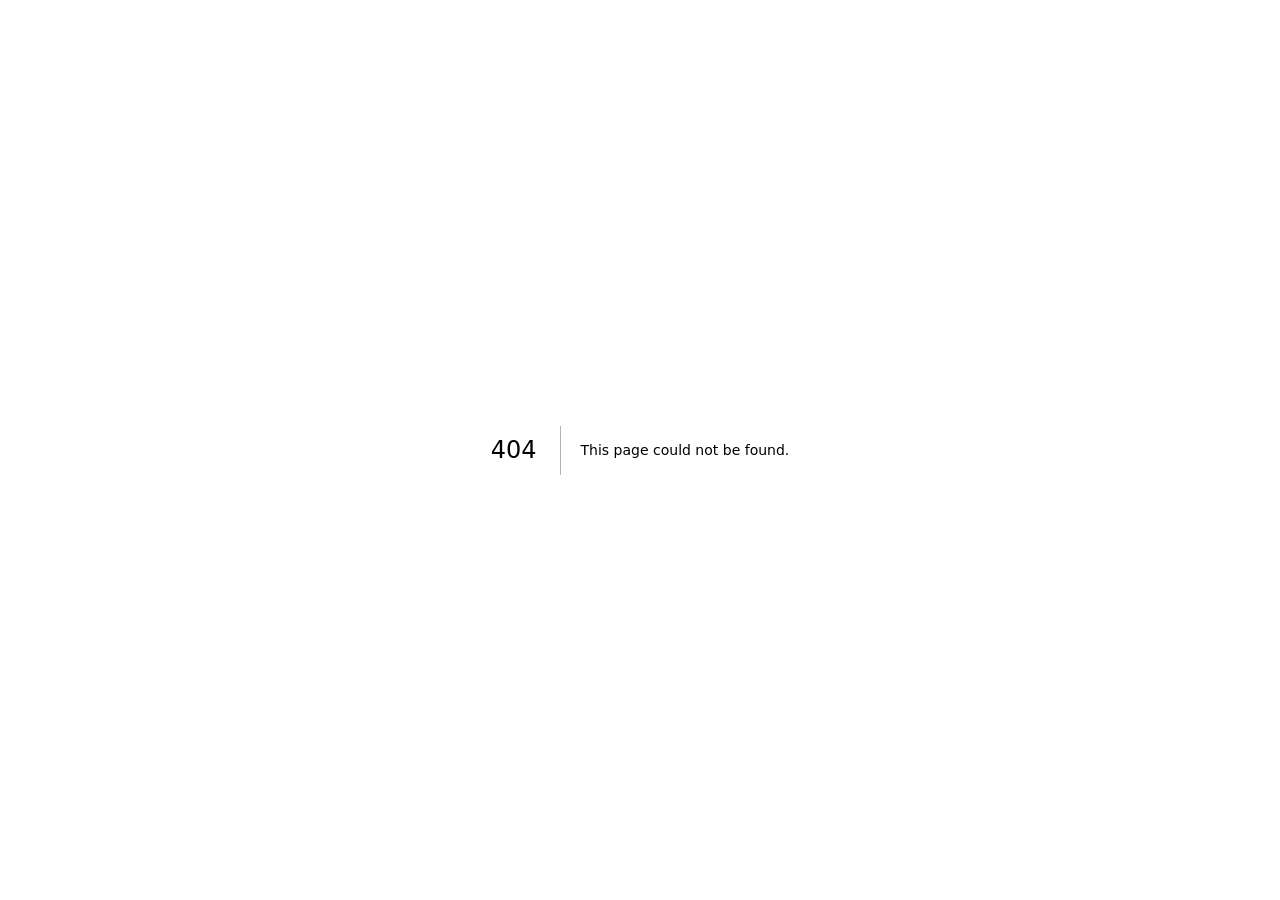
<file: 404/index.html>
<!DOCTYPE html><html lang="en" class="font-sans geist_da832ead-module__aN_Ytq__variable noto_sans_symbols_2_123c7f1d-module__cOl4Ra__variable noto_serif_880d1dcf-module__ikQ4da__variable"><head><meta charSet="utf-8"/><meta name="viewport" content="width=device-width, initial-scale=1"/><link rel="stylesheet" href="/_next/static/chunks/00atymtrh9dc0.css" data-precedence="next"/><link rel="preload" as="script" fetchPriority="low" href="/_next/static/chunks/115dplafwys-z.js"/><script src="/_next/static/chunks/0~a-tg4mrls06.js" async=""></script><script src="/_next/static/chunks/10u3y4bw1ayzs.js" async=""></script><script src="/_next/static/chunks/turbopack-10rd526l3ikg4.js" async=""></script><script src="/_next/static/chunks/01xlw8hd842-c.js" async=""></script><script src="/_next/static/chunks/0742vpx4_kdm4.js" async=""></script><meta name="robots" content="noindex"/><meta name="next-size-adjust" content=""/><title>404: This page could not be found.</title><title>Volodymyr Gleba</title><meta name="description" content="Senior Software Engineer at EPAM Digital, specializing in AI &amp; agentic engineering, full-stack development, and cloud/DevOps. Building RAG pipelines, agentic workflows, and AI-assisted engineering tooling."/><link rel="canonical" href="https://gleba.me/"/><meta property="og:title" content="Volodymyr Gleba"/><meta property="og:description" content="Senior Software Engineer at EPAM Digital, specializing in AI &amp; agentic engineering, full-stack development, and cloud/DevOps. Building RAG pipelines, agentic workflows, and AI-assisted engineering tooling."/><meta property="og:url" content="https://gleba.me/"/><meta property="og:site_name" content="Volodymyr Gleba"/><meta property="og:image" content="https://gleba.me/og-image.png"/><meta property="og:image:width" content="1200"/><meta property="og:image:height" content="630"/><meta property="og:image:alt" content="Volodymyr Gleba — Software Engineer at EPAM Digital"/><meta property="og:type" content="website"/><meta name="twitter:card" content="summary_large_image"/><meta name="twitter:title" content="Volodymyr Gleba"/><meta name="twitter:description" content="Senior Software Engineer at EPAM Digital, specializing in AI &amp; agentic engineering, full-stack development, and cloud/DevOps. Building RAG pipelines, agentic workflows, and AI-assisted engineering tooling."/><meta name="twitter:image" content="https://gleba.me/og-image.png"/><link rel="icon" href="/favicon.ico?favicon.0x3dzn~oxb6tn.ico" sizes="256x256" type="image/x-icon"/><script src="/_next/static/chunks/03~yq9q893hmn.js" noModule=""></script></head><body class="font-sans antialiased"><div hidden=""><!--$--><!--/$--></div><div style="font-family:system-ui,&quot;Segoe UI&quot;,Roboto,Helvetica,Arial,sans-serif,&quot;Apple Color Emoji&quot;,&quot;Segoe UI Emoji&quot;;height:100vh;text-align:center;display:flex;flex-direction:column;align-items:center;justify-content:center"><div><style>body{color:#000;background:#fff;margin:0}.next-error-h1{border-right:1px solid rgba(0,0,0,.3)}@media (prefers-color-scheme:dark){body{color:#fff;background:#000}.next-error-h1{border-right:1px solid rgba(255,255,255,.3)}}</style><h1 class="next-error-h1" style="display:inline-block;margin:0 20px 0 0;padding:0 23px 0 0;font-size:24px;font-weight:500;vertical-align:top;line-height:49px">404</h1><div style="display:inline-block"><h2 style="font-size:14px;font-weight:400;line-height:49px;margin:0">This page could not be found.</h2></div></div></div><!--$--><!--/$--><script src="/_next/static/chunks/115dplafwys-z.js" id="_R_" async=""></script><script>(self.__next_f=self.__next_f||[]).push([0])</script><script>self.__next_f.push([1,"1:\"$Sreact.fragment\"\n2:I[39756,[\"/_next/static/chunks/01xlw8hd842-c.js\",\"/_next/static/chunks/0742vpx4_kdm4.js\"],\"default\"]\n3:I[37457,[\"/_next/static/chunks/01xlw8hd842-c.js\",\"/_next/static/chunks/0742vpx4_kdm4.js\"],\"default\"]\n4:I[97367,[\"/_next/static/chunks/01xlw8hd842-c.js\",\"/_next/static/chunks/0742vpx4_kdm4.js\"],\"OutletBoundary\"]\n5:\"$Sreact.suspense\"\n8:I[97367,[\"/_next/static/chunks/01xlw8hd842-c.js\",\"/_next/static/chunks/0742vpx4_kdm4.js\"],\"ViewportBoundary\"]\na:I[97367,[\"/_next/static/chunks/01xlw8hd842-c.js\",\"/_next/static/chunks/0742vpx4_kdm4.js\"],\"MetadataBoundary\"]\nc:I[68027,[\"/_next/static/chunks/01xlw8hd842-c.js\",\"/_next/static/chunks/0742vpx4_kdm4.js\"],\"default\",1]\n:HL[\"/_next/static/chunks/00atymtrh9dc0.css\",\"style\"]\n"])</script><script>self.__next_f.push([1,"0:{\"P\":null,\"c\":[\"\",\"_not-found\",\"\"],\"q\":\"\",\"i\":false,\"f\":[[[\"\",{\"children\":[\"/_not-found\",{\"children\":[\"__PAGE__\",{}]}]},\"$undefined\",\"$undefined\",16],[[\"$\",\"$1\",\"c\",{\"children\":[[[\"$\",\"link\",\"0\",{\"rel\":\"stylesheet\",\"href\":\"/_next/static/chunks/00atymtrh9dc0.css\",\"precedence\":\"next\",\"crossOrigin\":\"$undefined\",\"nonce\":\"$undefined\"}],[\"$\",\"script\",\"script-0\",{\"src\":\"/_next/static/chunks/01xlw8hd842-c.js\",\"async\":true,\"nonce\":\"$undefined\"}],[\"$\",\"script\",\"script-1\",{\"src\":\"/_next/static/chunks/0742vpx4_kdm4.js\",\"async\":true,\"nonce\":\"$undefined\"}]],[\"$\",\"html\",null,{\"lang\":\"en\",\"className\":\"font-sans geist_da832ead-module__aN_Ytq__variable noto_sans_symbols_2_123c7f1d-module__cOl4Ra__variable noto_serif_880d1dcf-module__ikQ4da__variable\",\"children\":[\"$\",\"body\",null,{\"className\":\"font-sans antialiased\",\"children\":[\"$\",\"$L2\",null,{\"parallelRouterKey\":\"children\",\"error\":\"$undefined\",\"errorStyles\":\"$undefined\",\"errorScripts\":\"$undefined\",\"template\":[\"$\",\"$L3\",null,{}],\"templateStyles\":\"$undefined\",\"templateScripts\":\"$undefined\",\"notFound\":[[[\"$\",\"title\",null,{\"children\":\"404: This page could not be found.\"}],[\"$\",\"div\",null,{\"style\":{\"fontFamily\":\"system-ui,\\\"Segoe UI\\\",Roboto,Helvetica,Arial,sans-serif,\\\"Apple Color Emoji\\\",\\\"Segoe UI Emoji\\\"\",\"height\":\"100vh\",\"textAlign\":\"center\",\"display\":\"flex\",\"flexDirection\":\"column\",\"alignItems\":\"center\",\"justifyContent\":\"center\"},\"children\":[\"$\",\"div\",null,{\"children\":[[\"$\",\"style\",null,{\"dangerouslySetInnerHTML\":{\"__html\":\"body{color:#000;background:#fff;margin:0}.next-error-h1{border-right:1px solid rgba(0,0,0,.3)}@media (prefers-color-scheme:dark){body{color:#fff;background:#000}.next-error-h1{border-right:1px solid rgba(255,255,255,.3)}}\"}}],[\"$\",\"h1\",null,{\"className\":\"next-error-h1\",\"style\":{\"display\":\"inline-block\",\"margin\":\"0 20px 0 0\",\"padding\":\"0 23px 0 0\",\"fontSize\":24,\"fontWeight\":500,\"verticalAlign\":\"top\",\"lineHeight\":\"49px\"},\"children\":404}],[\"$\",\"div\",null,{\"style\":{\"display\":\"inline-block\"},\"children\":[\"$\",\"h2\",null,{\"style\":{\"fontSize\":14,\"fontWeight\":400,\"lineHeight\":\"49px\",\"margin\":0},\"children\":\"This page could not be found.\"}]}]]}]}]],[]],\"forbidden\":\"$undefined\",\"unauthorized\":\"$undefined\"}]}]}]]}],{\"children\":[[\"$\",\"$1\",\"c\",{\"children\":[null,[\"$\",\"$L2\",null,{\"parallelRouterKey\":\"children\",\"error\":\"$undefined\",\"errorStyles\":\"$undefined\",\"errorScripts\":\"$undefined\",\"template\":[\"$\",\"$L3\",null,{}],\"templateStyles\":\"$undefined\",\"templateScripts\":\"$undefined\",\"notFound\":\"$undefined\",\"forbidden\":\"$undefined\",\"unauthorized\":\"$undefined\"}]]}],{\"children\":[[\"$\",\"$1\",\"c\",{\"children\":[[[\"$\",\"title\",null,{\"children\":\"404: This page could not be found.\"}],[\"$\",\"div\",null,{\"style\":\"$0:f:0:1:0:props:children:1:props:children:props:children:props:notFound:0:1:props:style\",\"children\":[\"$\",\"div\",null,{\"children\":[[\"$\",\"style\",null,{\"dangerouslySetInnerHTML\":{\"__html\":\"body{color:#000;background:#fff;margin:0}.next-error-h1{border-right:1px solid rgba(0,0,0,.3)}@media (prefers-color-scheme:dark){body{color:#fff;background:#000}.next-error-h1{border-right:1px solid rgba(255,255,255,.3)}}\"}}],[\"$\",\"h1\",null,{\"className\":\"next-error-h1\",\"style\":\"$0:f:0:1:0:props:children:1:props:children:props:children:props:notFound:0:1:props:children:props:children:1:props:style\",\"children\":404}],[\"$\",\"div\",null,{\"style\":\"$0:f:0:1:0:props:children:1:props:children:props:children:props:notFound:0:1:props:children:props:children:2:props:style\",\"children\":[\"$\",\"h2\",null,{\"style\":\"$0:f:0:1:0:props:children:1:props:children:props:children:props:notFound:0:1:props:children:props:children:2:props:children:props:style\",\"children\":\"This page could not be found.\"}]}]]}]}]],null,[\"$\",\"$L4\",null,{\"children\":[\"$\",\"$5\",null,{\"name\":\"Next.MetadataOutlet\",\"children\":\"$@6\"}]}]]}],{},null,false,null]},null,false,\"$@7\"]},null,false,null],[\"$\",\"$1\",\"h\",{\"children\":[[\"$\",\"meta\",null,{\"name\":\"robots\",\"content\":\"noindex\"}],[\"$\",\"$L8\",null,{\"children\":\"$L9\"}],[\"$\",\"div\",null,{\"hidden\":true,\"children\":[\"$\",\"$La\",null,{\"children\":[\"$\",\"$5\",null,{\"name\":\"Next.Metadata\",\"children\":\"$Lb\"}]}]}],[\"$\",\"meta\",null,{\"name\":\"next-size-adjust\",\"content\":\"\"}]]}],false]],\"m\":\"$undefined\",\"G\":[\"$c\",[[\"$\",\"link\",\"0\",{\"rel\":\"stylesheet\",\"href\":\"/_next/static/chunks/00atymtrh9dc0.css\",\"precedence\":\"next\",\"crossOrigin\":\"$undefined\",\"nonce\":\"$undefined\"}]]],\"S\":true,\"h\":null,\"s\":\"$undefined\",\"l\":\"$undefined\",\"p\":\"$undefined\",\"d\":\"$undefined\",\"b\":\"42598HK2quH6UM5JL52KV\"}\n"])</script><script>self.__next_f.push([1,"d:[]\n7:\"$Wd\"\n"])</script><script>self.__next_f.push([1,"9:[[\"$\",\"meta\",\"0\",{\"charSet\":\"utf-8\"}],[\"$\",\"meta\",\"1\",{\"name\":\"viewport\",\"content\":\"width=device-width, initial-scale=1\"}]]\n"])</script><script>self.__next_f.push([1,"e:I[27201,[\"/_next/static/chunks/01xlw8hd842-c.js\",\"/_next/static/chunks/0742vpx4_kdm4.js\"],\"IconMark\"]\n6:null\n"])</script><script>self.__next_f.push([1,"b:[[\"$\",\"title\",\"0\",{\"children\":\"Volodymyr Gleba\"}],[\"$\",\"meta\",\"1\",{\"name\":\"description\",\"content\":\"Senior Software Engineer at EPAM Digital, specializing in AI \u0026 agentic engineering, full-stack development, and cloud/DevOps. Building RAG pipelines, agentic workflows, and AI-assisted engineering tooling.\"}],[\"$\",\"link\",\"2\",{\"rel\":\"canonical\",\"href\":\"https://gleba.me/\"}],[\"$\",\"meta\",\"3\",{\"property\":\"og:title\",\"content\":\"Volodymyr Gleba\"}],[\"$\",\"meta\",\"4\",{\"property\":\"og:description\",\"content\":\"Senior Software Engineer at EPAM Digital, specializing in AI \u0026 agentic engineering, full-stack development, and cloud/DevOps. Building RAG pipelines, agentic workflows, and AI-assisted engineering tooling.\"}],[\"$\",\"meta\",\"5\",{\"property\":\"og:url\",\"content\":\"https://gleba.me/\"}],[\"$\",\"meta\",\"6\",{\"property\":\"og:site_name\",\"content\":\"Volodymyr Gleba\"}],[\"$\",\"meta\",\"7\",{\"property\":\"og:image\",\"content\":\"https://gleba.me/og-image.png\"}],[\"$\",\"meta\",\"8\",{\"property\":\"og:image:width\",\"content\":\"1200\"}],[\"$\",\"meta\",\"9\",{\"property\":\"og:image:height\",\"content\":\"630\"}],[\"$\",\"meta\",\"10\",{\"property\":\"og:image:alt\",\"content\":\"Volodymyr Gleba — Software Engineer at EPAM Digital\"}],[\"$\",\"meta\",\"11\",{\"property\":\"og:type\",\"content\":\"website\"}],[\"$\",\"meta\",\"12\",{\"name\":\"twitter:card\",\"content\":\"summary_large_image\"}],[\"$\",\"meta\",\"13\",{\"name\":\"twitter:title\",\"content\":\"Volodymyr Gleba\"}],[\"$\",\"meta\",\"14\",{\"name\":\"twitter:description\",\"content\":\"Senior Software Engineer at EPAM Digital, specializing in AI \u0026 agentic engineering, full-stack development, and cloud/DevOps. Building RAG pipelines, agentic workflows, and AI-assisted engineering tooling.\"}],[\"$\",\"meta\",\"15\",{\"name\":\"twitter:image\",\"content\":\"https://gleba.me/og-image.png\"}],[\"$\",\"link\",\"16\",{\"rel\":\"icon\",\"href\":\"/favicon.ico?favicon.0x3dzn~oxb6tn.ico\",\"sizes\":\"256x256\",\"type\":\"image/x-icon\"}],[\"$\",\"$Le\",\"17\",{}]]\n"])</script></body></html>
</file>
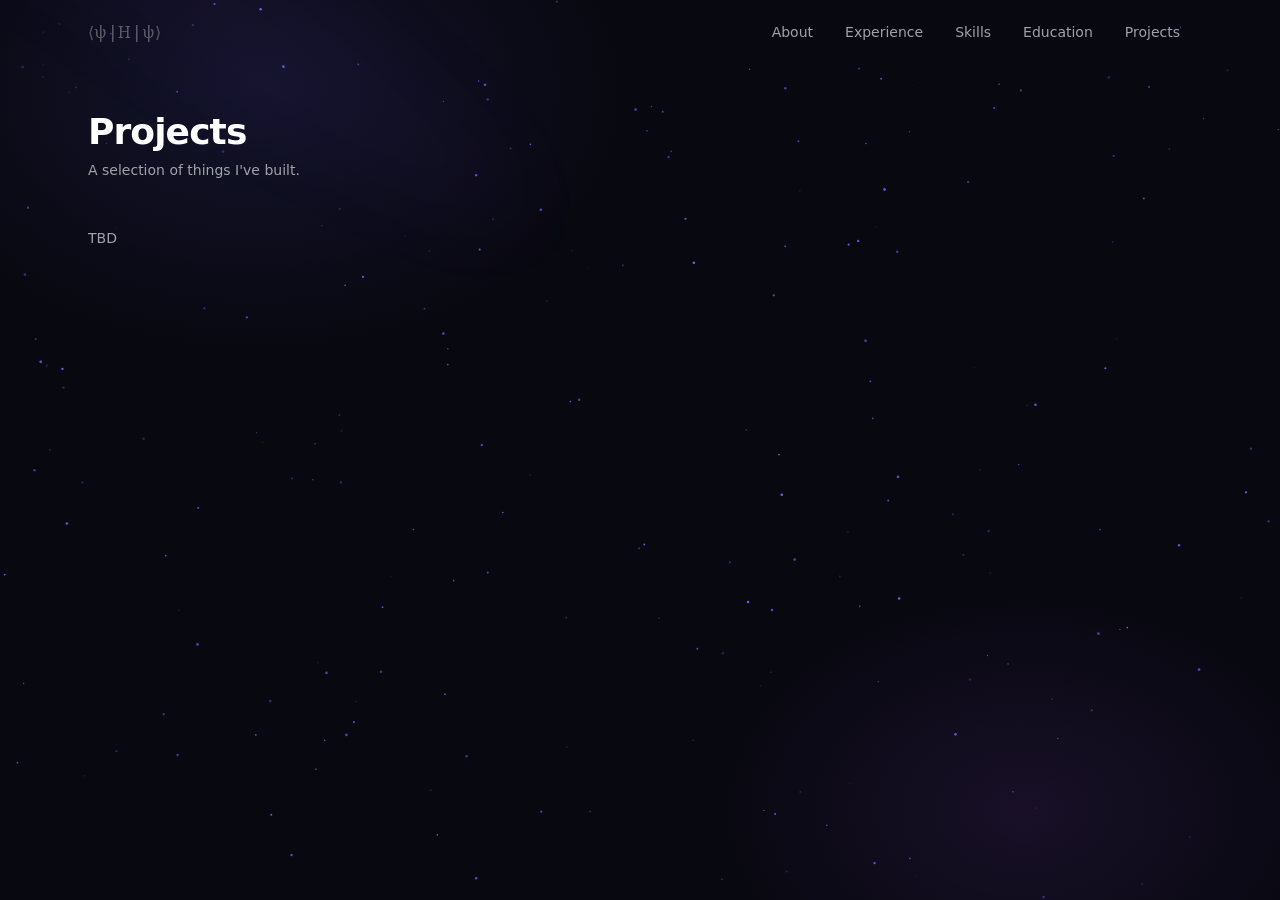
<file: projects/index.html>
<!DOCTYPE html><html lang="en" class="font-sans geist_da832ead-module__aN_Ytq__variable noto_sans_symbols_2_123c7f1d-module__cOl4Ra__variable noto_serif_880d1dcf-module__ikQ4da__variable"><head><meta charSet="utf-8"/><meta name="viewport" content="width=device-width, initial-scale=1"/><link rel="preload" href="/_next/static/media/41900da7e74536d5-s.p.15f~5j~qkim3f.woff2" as="font" crossorigin="" type="font/woff2"/><link rel="preload" href="/_next/static/media/b4e85636e2ca4056-s.p.0c3c6tp9xl371.woff2" as="font" crossorigin="" type="font/woff2"/><link rel="preload" href="/_next/static/media/caa3a2e1cccd8315-s.p.16t1db8_9y2o~.woff2" as="font" crossorigin="" type="font/woff2"/><link rel="preload" href="/_next/static/media/cdb63f57cae5f8e7-s.p.0dsrjqxuos9hc.woff2" as="font" crossorigin="" type="font/woff2"/><link rel="stylesheet" href="/_next/static/chunks/00atymtrh9dc0.css" data-precedence="next"/><link rel="preload" as="script" fetchPriority="low" href="/_next/static/chunks/115dplafwys-z.js"/><script src="/_next/static/chunks/0~a-tg4mrls06.js" async=""></script><script src="/_next/static/chunks/10u3y4bw1ayzs.js" async=""></script><script src="/_next/static/chunks/turbopack-10rd526l3ikg4.js" async=""></script><script src="/_next/static/chunks/01xlw8hd842-c.js" async=""></script><script src="/_next/static/chunks/0742vpx4_kdm4.js" async=""></script><script src="/_next/static/chunks/01z8u_~~9ujfa.js" async=""></script><script src="/_next/static/chunks/0a40sy4tk8ioe.js" async=""></script><meta name="next-size-adjust" content=""/><title>Volodymyr Gleba</title><meta name="description" content="Senior Software Engineer at EPAM Digital, specializing in AI &amp; agentic engineering, full-stack development, and cloud/DevOps. Building RAG pipelines, agentic workflows, and AI-assisted engineering tooling."/><link rel="canonical" href="https://gleba.me/"/><meta property="og:title" content="Volodymyr Gleba"/><meta property="og:description" content="Senior Software Engineer at EPAM Digital, specializing in AI &amp; agentic engineering, full-stack development, and cloud/DevOps. Building RAG pipelines, agentic workflows, and AI-assisted engineering tooling."/><meta property="og:url" content="https://gleba.me/"/><meta property="og:site_name" content="Volodymyr Gleba"/><meta property="og:image" content="https://gleba.me/og-image.png"/><meta property="og:image:width" content="1200"/><meta property="og:image:height" content="630"/><meta property="og:image:alt" content="Volodymyr Gleba — Software Engineer at EPAM Digital"/><meta property="og:type" content="website"/><meta name="twitter:card" content="summary_large_image"/><meta name="twitter:title" content="Volodymyr Gleba"/><meta name="twitter:description" content="Senior Software Engineer at EPAM Digital, specializing in AI &amp; agentic engineering, full-stack development, and cloud/DevOps. Building RAG pipelines, agentic workflows, and AI-assisted engineering tooling."/><meta name="twitter:image" content="https://gleba.me/og-image.png"/><link rel="icon" href="/favicon.ico?favicon.0x3dzn~oxb6tn.ico" sizes="256x256" type="image/x-icon"/><script src="/_next/static/chunks/03~yq9q893hmn.js" noModule=""></script></head><body class="font-sans antialiased"><div hidden=""><!--$--><!--/$--></div><!--$!--><template data-dgst="BAILOUT_TO_CLIENT_SIDE_RENDERING"></template><!--/$--><header class="fixed top-0 inset-x-0 z-50 transition-all duration-300 bg-transparent"><nav class="max-w-6xl mx-auto px-4 sm:px-6 h-16 flex items-center justify-between"><a class="hidden sm:inline select-none text-base tracking-wide" style="font-family:var(--font-chalk), var(--font-symbols), serif;font-weight:400;color:rgb(161 161 170 / 0.5)" aria-label="Back to home" href="/">⟨ψ|H|ψ⟩</a><ul class="flex items-center gap-1 sm:gap-2"><li><a href="#about" class="relative group px-3 py-2 text-sm text-muted hover:text-[#00d4ff] transition-colors duration-150 outline-none focus-visible:ring-2 focus-visible:ring-[#00d4ff] rounded">About<span class="absolute bottom-0 left-3 right-3 h-[1px] bg-[#00d4ff] scale-x-0 group-hover:scale-x-100 transition-transform duration-200 origin-left"></span></a></li><li><a href="#experience" class="relative group px-3 py-2 text-sm text-muted hover:text-[#00d4ff] transition-colors duration-150 outline-none focus-visible:ring-2 focus-visible:ring-[#00d4ff] rounded">Experience<span class="absolute bottom-0 left-3 right-3 h-[1px] bg-[#00d4ff] scale-x-0 group-hover:scale-x-100 transition-transform duration-200 origin-left"></span></a></li><li><a href="#skills" class="relative group px-3 py-2 text-sm text-muted hover:text-[#00d4ff] transition-colors duration-150 outline-none focus-visible:ring-2 focus-visible:ring-[#00d4ff] rounded">Skills<span class="absolute bottom-0 left-3 right-3 h-[1px] bg-[#00d4ff] scale-x-0 group-hover:scale-x-100 transition-transform duration-200 origin-left"></span></a></li><li><a href="#education" class="relative group px-3 py-2 text-sm text-muted hover:text-[#00d4ff] transition-colors duration-150 outline-none focus-visible:ring-2 focus-visible:ring-[#00d4ff] rounded">Education<span class="absolute bottom-0 left-3 right-3 h-[1px] bg-[#00d4ff] scale-x-0 group-hover:scale-x-100 transition-transform duration-200 origin-left"></span></a></li><li><a class="relative group px-3 py-2 text-sm text-muted hover:text-[#00d4ff] transition-colors duration-150 outline-none focus-visible:ring-2 focus-visible:ring-[#00d4ff] rounded" href="/projects/">Projects<span class="absolute bottom-0 left-3 right-3 h-[1px] bg-[#00d4ff] scale-x-0 group-hover:scale-x-100 transition-transform duration-200 origin-left"></span></a></li></ul></nav></header><main class="relative z-40 overflow-x-hidden min-h-screen"><section class="max-w-6xl mx-auto px-4 sm:px-6 pt-28 pb-20"><h1 class="text-3xl sm:text-4xl font-bold mb-2 text-white tracking-tight">Projects</h1><p class="text-muted text-sm mb-12">A selection of things I&#x27;ve built.</p><p class="text-muted text-sm">TBD</p></section></main><!--$--><!--/$--><script src="/_next/static/chunks/115dplafwys-z.js" id="_R_" async=""></script><script>(self.__next_f=self.__next_f||[]).push([0])</script><script>self.__next_f.push([1,"1:\"$Sreact.fragment\"\n2:I[39756,[\"/_next/static/chunks/01xlw8hd842-c.js\",\"/_next/static/chunks/0742vpx4_kdm4.js\"],\"default\"]\n3:I[37457,[\"/_next/static/chunks/01xlw8hd842-c.js\",\"/_next/static/chunks/0742vpx4_kdm4.js\"],\"default\"]\n4:I[48299,[\"/_next/static/chunks/01xlw8hd842-c.js\",\"/_next/static/chunks/0742vpx4_kdm4.js\",\"/_next/static/chunks/01z8u_~~9ujfa.js\",\"/_next/static/chunks/0a40sy4tk8ioe.js\"],\"default\"]\n5:I[66882,[\"/_next/static/chunks/01xlw8hd842-c.js\",\"/_next/static/chunks/0742vpx4_kdm4.js\",\"/_next/static/chunks/01z8u_~~9ujfa.js\",\"/_next/static/chunks/0a40sy4tk8ioe.js\"],\"Navbar\"]\n6:I[97367,[\"/_next/static/chunks/01xlw8hd842-c.js\",\"/_next/static/chunks/0742vpx4_kdm4.js\"],\"OutletBoundary\"]\n7:\"$Sreact.suspense\"\na:I[97367,[\"/_next/static/chunks/01xlw8hd842-c.js\",\"/_next/static/chunks/0742vpx4_kdm4.js\"],\"ViewportBoundary\"]\nc:I[97367,[\"/_next/static/chunks/01xlw8hd842-c.js\",\"/_next/static/chunks/0742vpx4_kdm4.js\"],\"MetadataBoundary\"]\ne:I[68027,[\"/_next/static/chunks/01xlw8hd842-c.js\",\"/_next/static/chunks/0742vpx4_kdm4.js\"],\"default\",1]\n:HL[\"/_next/static/chunks/00atymtrh9dc0.css\",\"style\"]\n:HL[\"/_next/static/media/41900da7e74536d5-s.p.15f~5j~qkim3f.woff2\",\"font\",{\"crossOrigin\":\"\",\"type\":\"font/woff2\"}]\n:HL[\"/_next/static/media/b4e85636e2ca4056-s.p.0c3c6tp9xl371.woff2\",\"font\",{\"crossOrigin\":\"\",\"type\":\"font/woff2\"}]\n:HL[\"/_next/static/media/caa3a2e1cccd8315-s.p.16t1db8_9y2o~.woff2\",\"font\",{\"crossOrigin\":\"\",\"type\":\"font/woff2\"}]\n:HL[\"/_next/static/media/cdb63f57cae5f8e7-s.p.0dsrjqxuos9hc.woff2\",\"font\",{\"crossOrigin\":\"\",\"type\":\"font/woff2\"}]\n"])</script><script>self.__next_f.push([1,"0:{\"P\":null,\"c\":[\"\",\"projects\",\"\"],\"q\":\"\",\"i\":false,\"f\":[[[\"\",{\"children\":[\"projects\",{\"children\":[\"__PAGE__\",{}]}]},\"$undefined\",\"$undefined\",16],[[\"$\",\"$1\",\"c\",{\"children\":[[[\"$\",\"link\",\"0\",{\"rel\":\"stylesheet\",\"href\":\"/_next/static/chunks/00atymtrh9dc0.css\",\"precedence\":\"next\",\"crossOrigin\":\"$undefined\",\"nonce\":\"$undefined\"}],[\"$\",\"script\",\"script-0\",{\"src\":\"/_next/static/chunks/01xlw8hd842-c.js\",\"async\":true,\"nonce\":\"$undefined\"}],[\"$\",\"script\",\"script-1\",{\"src\":\"/_next/static/chunks/0742vpx4_kdm4.js\",\"async\":true,\"nonce\":\"$undefined\"}]],[\"$\",\"html\",null,{\"lang\":\"en\",\"className\":\"font-sans geist_da832ead-module__aN_Ytq__variable noto_sans_symbols_2_123c7f1d-module__cOl4Ra__variable noto_serif_880d1dcf-module__ikQ4da__variable\",\"children\":[\"$\",\"body\",null,{\"className\":\"font-sans antialiased\",\"children\":[\"$\",\"$L2\",null,{\"parallelRouterKey\":\"children\",\"error\":\"$undefined\",\"errorStyles\":\"$undefined\",\"errorScripts\":\"$undefined\",\"template\":[\"$\",\"$L3\",null,{}],\"templateStyles\":\"$undefined\",\"templateScripts\":\"$undefined\",\"notFound\":[[[\"$\",\"title\",null,{\"children\":\"404: This page could not be found.\"}],[\"$\",\"div\",null,{\"style\":{\"fontFamily\":\"system-ui,\\\"Segoe UI\\\",Roboto,Helvetica,Arial,sans-serif,\\\"Apple Color Emoji\\\",\\\"Segoe UI Emoji\\\"\",\"height\":\"100vh\",\"textAlign\":\"center\",\"display\":\"flex\",\"flexDirection\":\"column\",\"alignItems\":\"center\",\"justifyContent\":\"center\"},\"children\":[\"$\",\"div\",null,{\"children\":[[\"$\",\"style\",null,{\"dangerouslySetInnerHTML\":{\"__html\":\"body{color:#000;background:#fff;margin:0}.next-error-h1{border-right:1px solid rgba(0,0,0,.3)}@media (prefers-color-scheme:dark){body{color:#fff;background:#000}.next-error-h1{border-right:1px solid rgba(255,255,255,.3)}}\"}}],[\"$\",\"h1\",null,{\"className\":\"next-error-h1\",\"style\":{\"display\":\"inline-block\",\"margin\":\"0 20px 0 0\",\"padding\":\"0 23px 0 0\",\"fontSize\":24,\"fontWeight\":500,\"verticalAlign\":\"top\",\"lineHeight\":\"49px\"},\"children\":404}],[\"$\",\"div\",null,{\"style\":{\"display\":\"inline-block\"},\"children\":[\"$\",\"h2\",null,{\"style\":{\"fontSize\":14,\"fontWeight\":400,\"lineHeight\":\"49px\",\"margin\":0},\"children\":\"This page could not be found.\"}]}]]}]}]],[]],\"forbidden\":\"$undefined\",\"unauthorized\":\"$undefined\"}]}]}]]}],{\"children\":[[\"$\",\"$1\",\"c\",{\"children\":[null,[\"$\",\"$L2\",null,{\"parallelRouterKey\":\"children\",\"error\":\"$undefined\",\"errorStyles\":\"$undefined\",\"errorScripts\":\"$undefined\",\"template\":[\"$\",\"$L3\",null,{}],\"templateStyles\":\"$undefined\",\"templateScripts\":\"$undefined\",\"notFound\":\"$undefined\",\"forbidden\":\"$undefined\",\"unauthorized\":\"$undefined\"}]]}],{\"children\":[[\"$\",\"$1\",\"c\",{\"children\":[[[\"$\",\"$L4\",null,{}],[\"$\",\"$L5\",null,{}],[\"$\",\"main\",null,{\"className\":\"relative z-40 overflow-x-hidden min-h-screen\",\"children\":[\"$\",\"section\",null,{\"className\":\"max-w-6xl mx-auto px-4 sm:px-6 pt-28 pb-20\",\"children\":[[\"$\",\"h1\",null,{\"className\":\"text-3xl sm:text-4xl font-bold mb-2 text-white tracking-tight\",\"children\":\"Projects\"}],[\"$\",\"p\",null,{\"className\":\"text-muted text-sm mb-12\",\"children\":\"A selection of things I've built.\"}],[\"$\",\"p\",null,{\"className\":\"text-muted text-sm\",\"children\":\"TBD\"}]]}]}]],[[\"$\",\"script\",\"script-0\",{\"src\":\"/_next/static/chunks/01z8u_~~9ujfa.js\",\"async\":true,\"nonce\":\"$undefined\"}],[\"$\",\"script\",\"script-1\",{\"src\":\"/_next/static/chunks/0a40sy4tk8ioe.js\",\"async\":true,\"nonce\":\"$undefined\"}]],[\"$\",\"$L6\",null,{\"children\":[\"$\",\"$7\",null,{\"name\":\"Next.MetadataOutlet\",\"children\":\"$@8\"}]}]]}],{},null,false,null]},null,false,\"$@9\"]},null,false,null],[\"$\",\"$1\",\"h\",{\"children\":[null,[\"$\",\"$La\",null,{\"children\":\"$Lb\"}],[\"$\",\"div\",null,{\"hidden\":true,\"children\":[\"$\",\"$Lc\",null,{\"children\":[\"$\",\"$7\",null,{\"name\":\"Next.Metadata\",\"children\":\"$Ld\"}]}]}],[\"$\",\"meta\",null,{\"name\":\"next-size-adjust\",\"content\":\"\"}]]}],false]],\"m\":\"$undefined\",\"G\":[\"$e\",[[\"$\",\"link\",\"0\",{\"rel\":\"stylesheet\",\"href\":\"/_next/static/chunks/00atymtrh9dc0.css\",\"precedence\":\"next\",\"crossOrigin\":\"$undefined\",\"nonce\":\"$undefined\"}]]],\"S\":true,\"h\":null,\"s\":\"$undefined\",\"l\":\"$undefined\",\"p\":\"$undefined\",\"d\":\"$undefined\",\"b\":\"42598HK2quH6UM5JL52KV\"}\n"])</script><script>self.__next_f.push([1,"f:[]\n9:\"$Wf\"\n"])</script><script>self.__next_f.push([1,"b:[[\"$\",\"meta\",\"0\",{\"charSet\":\"utf-8\"}],[\"$\",\"meta\",\"1\",{\"name\":\"viewport\",\"content\":\"width=device-width, initial-scale=1\"}]]\n"])</script><script>self.__next_f.push([1,"10:I[27201,[\"/_next/static/chunks/01xlw8hd842-c.js\",\"/_next/static/chunks/0742vpx4_kdm4.js\"],\"IconMark\"]\n8:null\n"])</script><script>self.__next_f.push([1,"d:[[\"$\",\"title\",\"0\",{\"children\":\"Volodymyr Gleba\"}],[\"$\",\"meta\",\"1\",{\"name\":\"description\",\"content\":\"Senior Software Engineer at EPAM Digital, specializing in AI \u0026 agentic engineering, full-stack development, and cloud/DevOps. Building RAG pipelines, agentic workflows, and AI-assisted engineering tooling.\"}],[\"$\",\"link\",\"2\",{\"rel\":\"canonical\",\"href\":\"https://gleba.me/\"}],[\"$\",\"meta\",\"3\",{\"property\":\"og:title\",\"content\":\"Volodymyr Gleba\"}],[\"$\",\"meta\",\"4\",{\"property\":\"og:description\",\"content\":\"Senior Software Engineer at EPAM Digital, specializing in AI \u0026 agentic engineering, full-stack development, and cloud/DevOps. Building RAG pipelines, agentic workflows, and AI-assisted engineering tooling.\"}],[\"$\",\"meta\",\"5\",{\"property\":\"og:url\",\"content\":\"https://gleba.me/\"}],[\"$\",\"meta\",\"6\",{\"property\":\"og:site_name\",\"content\":\"Volodymyr Gleba\"}],[\"$\",\"meta\",\"7\",{\"property\":\"og:image\",\"content\":\"https://gleba.me/og-image.png\"}],[\"$\",\"meta\",\"8\",{\"property\":\"og:image:width\",\"content\":\"1200\"}],[\"$\",\"meta\",\"9\",{\"property\":\"og:image:height\",\"content\":\"630\"}],[\"$\",\"meta\",\"10\",{\"property\":\"og:image:alt\",\"content\":\"Volodymyr Gleba — Software Engineer at EPAM Digital\"}],[\"$\",\"meta\",\"11\",{\"property\":\"og:type\",\"content\":\"website\"}],[\"$\",\"meta\",\"12\",{\"name\":\"twitter:card\",\"content\":\"summary_large_image\"}],[\"$\",\"meta\",\"13\",{\"name\":\"twitter:title\",\"content\":\"Volodymyr Gleba\"}],[\"$\",\"meta\",\"14\",{\"name\":\"twitter:description\",\"content\":\"Senior Software Engineer at EPAM Digital, specializing in AI \u0026 agentic engineering, full-stack development, and cloud/DevOps. Building RAG pipelines, agentic workflows, and AI-assisted engineering tooling.\"}],[\"$\",\"meta\",\"15\",{\"name\":\"twitter:image\",\"content\":\"https://gleba.me/og-image.png\"}],[\"$\",\"link\",\"16\",{\"rel\":\"icon\",\"href\":\"/favicon.ico?favicon.0x3dzn~oxb6tn.ico\",\"sizes\":\"256x256\",\"type\":\"image/x-icon\"}],[\"$\",\"$L10\",\"17\",{}]]\n"])</script></body></html>
</file>
<file: _next/static/chunks/00atymtrh9dc0.css>
@font-face{font-family:Geist;font-style:normal;font-weight:100 900;font-display:swap;src:url(../media/8a480f0b521d4e75-s.06d3mdzz5bre_.woff2)format("woff2");unicode-range:U+301,U+400-45F,U+490-491,U+4B0-4B1,U+2116}@font-face{font-family:Geist;font-style:normal;font-weight:100 900;font-display:swap;src:url(../media/7178b3e590c64307-s.11.cyxs5p-0z~.woff2)format("woff2");unicode-range:U+100-2BA,U+2BD-2C5,U+2C7-2CC,U+2CE-2D7,U+2DD-2FF,U+304,U+308,U+329,U+1D00-1DBF,U+1E00-1E9F,U+1EF2-1EFF,U+2020,U+20A0-20AB,U+20AD-20C0,U+2113,U+2C60-2C7F,U+A720-A7FF}@font-face{font-family:Geist;font-style:normal;font-weight:100 900;font-display:swap;src:url(../media/caa3a2e1cccd8315-s.p.16t1db8_9y2o~.woff2)format("woff2");unicode-range:U+??,U+131,U+152-153,U+2BB-2BC,U+2C6,U+2DA,U+2DC,U+304,U+308,U+329,U+2000-206F,U+20AC,U+2122,U+2191,U+2193,U+2212,U+2215,U+FEFF,U+FFFD}@font-face{font-family:Geist Fallback;src:local(Arial);ascent-override:95.94%;descent-override:28.16%;line-gap-override:0.0%;size-adjust:104.76%}.geist_da832ead-module__aN_Ytq__className{font-family:Geist,Geist Fallback;font-style:normal}.geist_da832ead-module__aN_Ytq__variable{--font-sans:"Geist", "Geist Fallback"}
@font-face{font-family:"Noto Sans Symbols 2";font-style:normal;font-weight:400;font-display:swap;src:url(../media/90cfe530652a8a64-s.0ht3zw~6tru_~.woff2)format("woff2");unicode-range:U+28??}@font-face{font-family:"Noto Sans Symbols 2";font-style:normal;font-weight:400;font-display:swap;src:url(../media/0fe6ca4ece602824-s.05i36p3oxsy4..woff2)format("woff2");unicode-range:U+302-303,U+305,U+307-308,U+310,U+312,U+315,U+31A,U+326-327,U+32C,U+32F-330,U+332-333,U+338,U+33A,U+346,U+34D,U+391-3A1,U+3A3-3A9,U+3B1-3C9,U+3D1,U+3D5-3D6,U+3F0-3F1,U+3F4-3F5,U+2016-2017,U+2034-2038,U+203C,U+2040,U+2043,U+2047,U+2050,U+2057,U+205F,U+2070-2071,U+2074-208E,U+2090-209C,U+20D0-20DC,U+20E1,U+20E5-20EF,U+2100-2112,U+2114-2115,U+2117-2121,U+2123-214F,U+2190,U+2192,U+2194-21AE,U+21B0-21E5,U+21F1-21F2,U+21F4-2211,U+2213-2214,U+2216-22FF,U+2308-230B,U+2310,U+2319,U+231C-2321,U+2336-237A,U+237C,U+2395,U+239B-23B7,U+23D0,U+23DC-23E1,U+2474-2475,U+25AF,U+25B3,U+25B7,U+25BD,U+25C1,U+25CA,U+25CC,U+25FB,U+266D-266F,U+27C0-27FF,U+2900-2AFF,U+2B0E-2B11,U+2B30-2B4C,U+2BFE,U+3030,U+FF5B,U+FF5D,U+1D400-1D7FF,U+1EE??}@font-face{font-family:"Noto Sans Symbols 2";font-style:normal;font-weight:400;font-display:swap;src:url(../media/b159646f8870c06b-s.16d_0gimn51uv.woff2)format("woff2");unicode-range:U+1D2E0-1D2F3}@font-face{font-family:"Noto Sans Symbols 2";font-style:normal;font-weight:400;font-display:swap;src:url(../media/cdb63f57cae5f8e7-s.p.0dsrjqxuos9hc.woff2)format("woff2");unicode-range:U+1-C,U+E-1F,U+7F-9F,U+20DD-20E0,U+20E2-20E4,U+2150-218F,U+2190,U+2192,U+2194-2199,U+21AF,U+21E6-21F0,U+21F3,U+2218-2219,U+2299,U+22C4-22C6,U+2300-243F,U+2440-244A,U+2460-24FF,U+25A0-27BF,U+28??,U+2921-2922,U+2981,U+29BF,U+29EB,U+2B??,U+4DC0-4DFF,U+FFF9-FFFB,U+10140-1018E,U+10190-1019C,U+101A0,U+101D0-101FD,U+102E0-102FB,U+10E60-10E7E,U+1D2C0-1D2D3,U+1D2E0-1D37F,U+1F0??,U+1F100-1F1AD,U+1F1E6-1F1FF,U+1F30D-1F30F,U+1F315,U+1F31C,U+1F31E,U+1F320-1F32C,U+1F336,U+1F378,U+1F37D,U+1F382,U+1F393-1F39F,U+1F3A7-1F3A8,U+1F3AC-1F3AF,U+1F3C2,U+1F3C4-1F3C6,U+1F3CA-1F3CE,U+1F3D4-1F3E0,U+1F3ED,U+1F3F1-1F3F3,U+1F3F5-1F3F7,U+1F408,U+1F415,U+1F41F,U+1F426,U+1F43F,U+1F441-1F442,U+1F444,U+1F446-1F449,U+1F44C-1F44E,U+1F453,U+1F46A,U+1F47D,U+1F4A3,U+1F4B0,U+1F4B3,U+1F4B9,U+1F4BB,U+1F4BF,U+1F4C8-1F4CB,U+1F4D6,U+1F4DA,U+1F4DF,U+1F4E3-1F4E6,U+1F4EA-1F4ED,U+1F4F7,U+1F4F9-1F4FB,U+1F4FD-1F4FE,U+1F503,U+1F507-1F50B,U+1F50D,U+1F512-1F513,U+1F53E-1F54A,U+1F54F-1F5FA,U+1F610,U+1F650-1F67F,U+1F687,U+1F68D,U+1F691,U+1F694,U+1F698,U+1F6AD,U+1F6B2,U+1F6B9-1F6BA,U+1F6BC,U+1F6C6-1F6CF,U+1F6D3-1F6D7,U+1F6E0-1F6EA,U+1F6F0-1F6F3,U+1F6F7-1F6FC,U+1F7??,U+1F800-1F80B,U+1F810-1F847,U+1F850-1F859,U+1F860-1F887,U+1F890-1F8AD,U+1F8B0-1F8BB,U+1F8C0-1F8C1,U+1F900-1F90B,U+1F93B,U+1F946,U+1F984,U+1F996,U+1F9E9,U+1FA00-1FA6F,U+1FA70-1FA7C,U+1FA80-1FA89,U+1FA8F-1FAC6,U+1FACE-1FADC,U+1FADF-1FAE9,U+1FAF0-1FAF8,U+1FB??}@font-face{font-family:"Noto Sans Symbols 2";font-style:normal;font-weight:400;font-display:swap;src:url(../media/3c12bbaccbdbee72-s.0j0eiraf73l30.woff2)format("woff2");unicode-range:U+100-2BA,U+2BD-2C5,U+2C7-2CC,U+2CE-2D7,U+2DD-2FF,U+304,U+308,U+329,U+1D00-1DBF,U+1E00-1E9F,U+1EF2-1EFF,U+2020,U+20A0-20AB,U+20AD-20C0,U+2113,U+2C60-2C7F,U+A720-A7FF}@font-face{font-family:"Noto Sans Symbols 2";font-style:normal;font-weight:400;font-display:swap;src:url(../media/48aad078d313246a-s.0mxx-hlhw_0ol.woff2)format("woff2");unicode-range:U+??,U+131,U+152-153,U+2BB-2BC,U+2C6,U+2DA,U+2DC,U+304,U+308,U+329,U+2000-206F,U+20AC,U+2122,U+2191,U+2193,U+2212,U+2215,U+FEFF,U+FFFD}@font-face{font-family:"Noto Sans Symbols 2 Fallback";src:local(Arial);ascent-override:98.87%;descent-override:58.27%;line-gap-override:0.0%;size-adjust:108.12%}.noto_sans_symbols_2_123c7f1d-module__cOl4Ra__className{font-family:"Noto Sans Symbols 2","Noto Sans Symbols 2 Fallback";font-style:normal;font-weight:400}.noto_sans_symbols_2_123c7f1d-module__cOl4Ra__variable{--font-symbols:"Noto Sans Symbols 2", "Noto Sans Symbols 2 Fallback"}
@font-face{font-family:Noto Serif;font-style:normal;font-weight:400;font-stretch:100%;font-display:swap;src:url(../media/d829ba9c72f21fd6-s.0y.jwrte-75a4.woff2)format("woff2");unicode-range:U+460-52F,U+1C80-1C8A,U+20B4,U+2DE0-2DFF,U+A640-A69F,U+FE2E-FE2F}@font-face{font-family:Noto Serif;font-style:normal;font-weight:400;font-stretch:100%;font-display:swap;src:url(../media/cf1514ba67088a5f-s.15ww0itm2x.2r.woff2)format("woff2");unicode-range:U+301,U+400-45F,U+490-491,U+4B0-4B1,U+2116}@font-face{font-family:Noto Serif;font-style:normal;font-weight:400;font-stretch:100%;font-display:swap;src:url(../media/142d1fb481f1ebcd-s.0bwgdetvyn-85.woff2)format("woff2");unicode-range:U+1F??}@font-face{font-family:Noto Serif;font-style:normal;font-weight:400;font-stretch:100%;font-display:swap;src:url(../media/41900da7e74536d5-s.p.15f~5j~qkim3f.woff2)format("woff2");unicode-range:U+370-377,U+37A-37F,U+384-38A,U+38C,U+38E-3A1,U+3A3-3FF}@font-face{font-family:Noto Serif;font-style:normal;font-weight:400;font-stretch:100%;font-display:swap;src:url(../media/aeacf25a943e1f19-s.10y4v8c15go72.woff2)format("woff2");unicode-range:U+302-303,U+305,U+307-308,U+310,U+312,U+315,U+31A,U+326-327,U+32C,U+32F-330,U+332-333,U+338,U+33A,U+346,U+34D,U+391-3A1,U+3A3-3A9,U+3B1-3C9,U+3D1,U+3D5-3D6,U+3F0-3F1,U+3F4-3F5,U+2016-2017,U+2034-2038,U+203C,U+2040,U+2043,U+2047,U+2050,U+2057,U+205F,U+2070-2071,U+2074-208E,U+2090-209C,U+20D0-20DC,U+20E1,U+20E5-20EF,U+2100-2112,U+2114-2115,U+2117-2121,U+2123-214F,U+2190,U+2192,U+2194-21AE,U+21B0-21E5,U+21F1-21F2,U+21F4-2211,U+2213-2214,U+2216-22FF,U+2308-230B,U+2310,U+2319,U+231C-2321,U+2336-237A,U+237C,U+2395,U+239B-23B7,U+23D0,U+23DC-23E1,U+2474-2475,U+25AF,U+25B3,U+25B7,U+25BD,U+25C1,U+25CA,U+25CC,U+25FB,U+266D-266F,U+27C0-27FF,U+2900-2AFF,U+2B0E-2B11,U+2B30-2B4C,U+2BFE,U+3030,U+FF5B,U+FF5D,U+1D400-1D7FF,U+1EE??}@font-face{font-family:Noto Serif;font-style:normal;font-weight:400;font-stretch:100%;font-display:swap;src:url(../media/5d3604dad620f8b2-s.0-q.mttzq3gn~.woff2)format("woff2");unicode-range:U+102-103,U+110-111,U+128-129,U+168-169,U+1A0-1A1,U+1AF-1B0,U+300-301,U+303-304,U+308-309,U+323,U+329,U+1EA0-1EF9,U+20AB}@font-face{font-family:Noto Serif;font-style:normal;font-weight:400;font-stretch:100%;font-display:swap;src:url(../media/2b4499d915222007-s.0nbtxmb3x1sqz.woff2)format("woff2");unicode-range:U+100-2BA,U+2BD-2C5,U+2C7-2CC,U+2CE-2D7,U+2DD-2FF,U+304,U+308,U+329,U+1D00-1DBF,U+1E00-1E9F,U+1EF2-1EFF,U+2020,U+20A0-20AB,U+20AD-20C0,U+2113,U+2C60-2C7F,U+A720-A7FF}@font-face{font-family:Noto Serif;font-style:normal;font-weight:400;font-stretch:100%;font-display:swap;src:url(../media/b4e85636e2ca4056-s.p.0c3c6tp9xl371.woff2)format("woff2");unicode-range:U+??,U+131,U+152-153,U+2BB-2BC,U+2C6,U+2DA,U+2DC,U+304,U+308,U+329,U+2000-206F,U+20AC,U+2122,U+2191,U+2193,U+2212,U+2215,U+FEFF,U+FFFD}@font-face{font-family:Noto Serif;font-style:normal;font-weight:700;font-stretch:100%;font-display:swap;src:url(../media/d829ba9c72f21fd6-s.0y.jwrte-75a4.woff2)format("woff2");unicode-range:U+460-52F,U+1C80-1C8A,U+20B4,U+2DE0-2DFF,U+A640-A69F,U+FE2E-FE2F}@font-face{font-family:Noto Serif;font-style:normal;font-weight:700;font-stretch:100%;font-display:swap;src:url(../media/cf1514ba67088a5f-s.15ww0itm2x.2r.woff2)format("woff2");unicode-range:U+301,U+400-45F,U+490-491,U+4B0-4B1,U+2116}@font-face{font-family:Noto Serif;font-style:normal;font-weight:700;font-stretch:100%;font-display:swap;src:url(../media/142d1fb481f1ebcd-s.0bwgdetvyn-85.woff2)format("woff2");unicode-range:U+1F??}@font-face{font-family:Noto Serif;font-style:normal;font-weight:700;font-stretch:100%;font-display:swap;src:url(../media/41900da7e74536d5-s.p.15f~5j~qkim3f.woff2)format("woff2");unicode-range:U+370-377,U+37A-37F,U+384-38A,U+38C,U+38E-3A1,U+3A3-3FF}@font-face{font-family:Noto Serif;font-style:normal;font-weight:700;font-stretch:100%;font-display:swap;src:url(../media/aeacf25a943e1f19-s.10y4v8c15go72.woff2)format("woff2");unicode-range:U+302-303,U+305,U+307-308,U+310,U+312,U+315,U+31A,U+326-327,U+32C,U+32F-330,U+332-333,U+338,U+33A,U+346,U+34D,U+391-3A1,U+3A3-3A9,U+3B1-3C9,U+3D1,U+3D5-3D6,U+3F0-3F1,U+3F4-3F5,U+2016-2017,U+2034-2038,U+203C,U+2040,U+2043,U+2047,U+2050,U+2057,U+205F,U+2070-2071,U+2074-208E,U+2090-209C,U+20D0-20DC,U+20E1,U+20E5-20EF,U+2100-2112,U+2114-2115,U+2117-2121,U+2123-214F,U+2190,U+2192,U+2194-21AE,U+21B0-21E5,U+21F1-21F2,U+21F4-2211,U+2213-2214,U+2216-22FF,U+2308-230B,U+2310,U+2319,U+231C-2321,U+2336-237A,U+237C,U+2395,U+239B-23B7,U+23D0,U+23DC-23E1,U+2474-2475,U+25AF,U+25B3,U+25B7,U+25BD,U+25C1,U+25CA,U+25CC,U+25FB,U+266D-266F,U+27C0-27FF,U+2900-2AFF,U+2B0E-2B11,U+2B30-2B4C,U+2BFE,U+3030,U+FF5B,U+FF5D,U+1D400-1D7FF,U+1EE??}@font-face{font-family:Noto Serif;font-style:normal;font-weight:700;font-stretch:100%;font-display:swap;src:url(../media/5d3604dad620f8b2-s.0-q.mttzq3gn~.woff2)format("woff2");unicode-range:U+102-103,U+110-111,U+128-129,U+168-169,U+1A0-1A1,U+1AF-1B0,U+300-301,U+303-304,U+308-309,U+323,U+329,U+1EA0-1EF9,U+20AB}@font-face{font-family:Noto Serif;font-style:normal;font-weight:700;font-stretch:100%;font-display:swap;src:url(../media/2b4499d915222007-s.0nbtxmb3x1sqz.woff2)format("woff2");unicode-range:U+100-2BA,U+2BD-2C5,U+2C7-2CC,U+2CE-2D7,U+2DD-2FF,U+304,U+308,U+329,U+1D00-1DBF,U+1E00-1E9F,U+1EF2-1EFF,U+2020,U+20A0-20AB,U+20AD-20C0,U+2113,U+2C60-2C7F,U+A720-A7FF}@font-face{font-family:Noto Serif;font-style:normal;font-weight:700;font-stretch:100%;font-display:swap;src:url(../media/b4e85636e2ca4056-s.p.0c3c6tp9xl371.woff2)format("woff2");unicode-range:U+??,U+131,U+152-153,U+2BB-2BC,U+2C6,U+2DA,U+2DC,U+304,U+308,U+329,U+2000-206F,U+20AC,U+2122,U+2191,U+2193,U+2212,U+2215,U+FEFF,U+FFFD}@font-face{font-family:Noto Serif Fallback;src:local(Times New Roman);ascent-override:90.29%;descent-override:24.75%;line-gap-override:0.0%;size-adjust:118.4%}.noto_serif_880d1dcf-module__ikQ4da__className{font-family:Noto Serif,Noto Serif Fallback;font-style:normal}.noto_serif_880d1dcf-module__ikQ4da__variable{--font-chalk:"Noto Serif", "Noto Serif Fallback"}
*,:before,:after,::backdrop{--tw-border-spacing-x:0;--tw-border-spacing-y:0;--tw-translate-x:0;--tw-translate-y:0;--tw-rotate:0;--tw-skew-x:0;--tw-skew-y:0;--tw-scale-x:1;--tw-scale-y:1;--tw-pan-x: ;--tw-pan-y: ;--tw-pinch-zoom: ;--tw-scroll-snap-strictness:proximity;--tw-gradient-from-position: ;--tw-gradient-via-position: ;--tw-gradient-to-position: ;--tw-ordinal: ;--tw-slashed-zero: ;--tw-numeric-figure: ;--tw-numeric-spacing: ;--tw-numeric-fraction: ;--tw-ring-inset: ;--tw-ring-offset-width:0px;--tw-ring-offset-color:#fff;--tw-ring-color:#3b82f680;--tw-ring-offset-shadow:0 0 #0000;--tw-ring-shadow:0 0 #0000;--tw-shadow:0 0 #0000;--tw-shadow-colored:0 0 #0000;--tw-blur: ;--tw-brightness: ;--tw-contrast: ;--tw-grayscale: ;--tw-hue-rotate: ;--tw-invert: ;--tw-saturate: ;--tw-sepia: ;--tw-drop-shadow: ;--tw-backdrop-blur: ;--tw-backdrop-brightness: ;--tw-backdrop-contrast: ;--tw-backdrop-grayscale: ;--tw-backdrop-hue-rotate: ;--tw-backdrop-invert: ;--tw-backdrop-opacity: ;--tw-backdrop-saturate: ;--tw-backdrop-sepia: ;--tw-contain-size: ;--tw-contain-layout: ;--tw-contain-paint: ;--tw-contain-style: }*,:before,:after{box-sizing:border-box;border:0 solid #e5e7eb}:before,:after{--tw-content:""}html,:host{-webkit-text-size-adjust:100%;tab-size:4;font-feature-settings:normal;font-variation-settings:normal;-webkit-tap-highlight-color:transparent;font-family:Space Grotesk,Inter,ui-sans-serif,system-ui,sans-serif;line-height:1.5}body{line-height:inherit;margin:0}hr{height:0;color:inherit;border-top-width:1px}abbr:where([title]){-webkit-text-decoration:underline dotted;text-decoration:underline dotted}h1,h2,h3,h4,h5,h6{font-size:inherit;font-weight:inherit}a{color:inherit;-webkit-text-decoration:inherit;text-decoration:inherit}b,strong{font-weight:bolder}code,kbd,samp,pre{font-feature-settings:normal;font-variation-settings:normal;font-family:ui-monospace,SFMono-Regular,Menlo,Monaco,Consolas,Liberation Mono,Courier New,monospace;font-size:1em}small{font-size:80%}sub,sup{vertical-align:baseline;font-size:75%;line-height:0;position:relative}sub{bottom:-.25em}sup{top:-.5em}table{text-indent:0;border-color:inherit;border-collapse:collapse}button,input,optgroup,select,textarea{font-feature-settings:inherit;font-variation-settings:inherit;font-family:inherit;font-size:100%;font-weight:inherit;line-height:inherit;letter-spacing:inherit;color:inherit;margin:0;padding:0}button,select{text-transform:none}button,input:where([type=button]),input:where([type=reset]),input:where([type=submit]){-webkit-appearance:button;background-color:#0000;background-image:none}:-moz-focusring{outline:auto}:-moz-ui-invalid{box-shadow:none}progress{vertical-align:baseline}::-webkit-inner-spin-button{height:auto}::-webkit-outer-spin-button{height:auto}[type=search]{-webkit-appearance:textfield;outline-offset:-2px}::-webkit-search-decoration{-webkit-appearance:none}::-webkit-file-upload-button{-webkit-appearance:button;font:inherit}summary{display:list-item}blockquote,dl,dd,h1,h2,h3,h4,h5,h6,hr,figure,p,pre{margin:0}fieldset{margin:0;padding:0}legend{padding:0}ol,ul,menu{margin:0;padding:0;list-style:none}dialog{padding:0}textarea{resize:vertical}input::-moz-placeholder{opacity:1;color:#9ca3af}textarea::-moz-placeholder{opacity:1;color:#9ca3af}input::placeholder,textarea::placeholder{opacity:1;color:#9ca3af}button,[role=button]{cursor:pointer}:disabled{cursor:default}img,svg,video,canvas,audio,iframe,embed,object{vertical-align:middle;display:block}img,video{max-width:100%;height:auto}[hidden]:where(:not([hidden=until-found])){display:none}.theme{--font-heading:var(--font-sans);--font-sans:var(--font-sans)}:root{--background:#fff;--foreground:#0a0a0a;--card:#fff;--card-foreground:#0a0a0a;--popover:#fff;--popover-foreground:#0a0a0a;--primary:#171717;--primary-foreground:#fafafa;--secondary:#f5f5f5;--secondary-foreground:#171717;--muted:#f5f5f5;--muted-foreground:#737373;--accent:#f5f5f5;--accent-foreground:#171717;--destructive:#e40014;--border:#e5e5e5;--input:#e5e5e5;--ring:#a1a1a1;--chart-1:#d4d4d4;--chart-2:#737373;--chart-3:#525252;--chart-4:#404040;--chart-5:#262626;--radius:.625rem;--sidebar:#fafafa;--sidebar-foreground:#0a0a0a;--sidebar-primary:#171717;--sidebar-primary-foreground:#fafafa;--sidebar-accent:#f5f5f5;--sidebar-accent-foreground:#171717;--sidebar-border:#e5e5e5;--sidebar-ring:#a1a1a1}@supports (color:lab(0% 0 0)){:root{--background:lab(100% 0 0);--foreground:lab(2.75381% 0 0);--card:lab(100% 0 0);--card-foreground:lab(2.75381% 0 0);--popover:lab(100% 0 0);--popover-foreground:lab(2.75381% 0 0);--primary:lab(7.78201% -.0000149012 0);--primary-foreground:lab(98.26% 0 0);--secondary:lab(96.52% -.0000298023 .0000119209);--secondary-foreground:lab(7.78201% -.0000149012 0);--muted:lab(96.52% -.0000298023 .0000119209);--muted-foreground:lab(48.496% 0 0);--accent:lab(96.52% -.0000298023 .0000119209);--accent-foreground:lab(7.78201% -.0000149012 0);--destructive:lab(48.4493% 77.4328 61.5452);--border:lab(90.952% 0 -.0000119209);--input:lab(90.952% 0 -.0000119209);--ring:lab(66.128% -.0000298023 .0000119209);--chart-1:lab(84.92% 0 -.0000119209);--chart-2:lab(48.496% 0 0);--chart-3:lab(34.924% 0 0);--chart-4:lab(27.036% 0 0);--chart-5:lab(15.204% 0 -.00000596046);--sidebar:lab(98.26% 0 0);--sidebar-foreground:lab(2.75381% 0 0);--sidebar-primary:lab(7.78201% -.0000149012 0);--sidebar-primary-foreground:lab(98.26% 0 0);--sidebar-accent:lab(96.52% -.0000298023 .0000119209);--sidebar-accent-foreground:lab(7.78201% -.0000149012 0);--sidebar-border:lab(90.952% 0 -.0000119209);--sidebar-ring:lab(66.128% -.0000298023 .0000119209)}}body{--tw-bg-opacity:1;background-color:rgb(8 8 16/var(--tw-bg-opacity,1));--tw-text-opacity:1;color:rgb(250 250 250/var(--tw-text-opacity,1))}html{font-family:Space Grotesk,Inter,ui-sans-serif,system-ui,sans-serif}.container{width:100%}@media (min-width:640px){.container{max-width:640px}}@media (min-width:768px){.container{max-width:768px}}@media (min-width:1024px){.container{max-width:1024px}}@media (min-width:1280px){.container{max-width:1280px}}@media (min-width:1536px){.container{max-width:1536px}}.pointer-events-none{pointer-events:none}.visible{visibility:visible}.static{position:static}.fixed{position:fixed}.absolute{position:absolute}.relative{position:relative}.inset-0{inset:0}.inset-x-0{left:0;right:0}.-top-40{top:-10rem}.bottom-0{bottom:0}.bottom-2{bottom:.5rem}.bottom-8{bottom:2rem}.bottom-\[-15\%\]{bottom:-15%}.left-0{left:0}.left-1\/2{left:50%}.left-3{left:.75rem}.left-\[-10\%\]{left:-10%}.left-\[-5px\]{left:-5px}.right-3{right:.75rem}.right-4{right:1rem}.right-\[-5\%\]{right:-5%}.top-0{top:0}.top-1\/2{top:50%}.top-2{top:.5rem}.top-\[-20\%\]{top:-20%}.-z-10{z-index:-10}.z-0{z-index:0}.z-10{z-index:10}.z-20{z-index:20}.z-30{z-index:30}.z-40{z-index:40}.z-50{z-index:50}.z-\[1\]{z-index:1}.mx-auto{margin-left:auto;margin-right:auto}.mb-12{margin-bottom:3rem}.mb-14{margin-bottom:3.5rem}.mb-2{margin-bottom:.5rem}.mb-3{margin-bottom:.75rem}.mb-4{margin-bottom:1rem}.mr-\[0\.25em\]{margin-right:.25em}.mt-0\.5{margin-top:.125rem}.mt-3{margin-top:.75rem}.mt-5{margin-top:1.25rem}.mt-6{margin-top:1.5rem}.mt-\[6px\]{margin-top:6px}.block{display:block}.inline-block{display:inline-block}.flex{display:flex}.inline-flex{display:inline-flex}.grid{display:grid}.hidden{display:none}.size-0\.5{width:.125rem;height:.125rem}.h-1\.5{height:.375rem}.h-16{height:4rem}.h-2{height:.5rem}.h-24{height:6rem}.h-3{height:.75rem}.h-4{height:1rem}.h-48{height:12rem}.h-5{height:1.25rem}.h-8{height:2rem}.h-\[169\%\]{height:169%}.h-\[1px\]{height:1px}.h-\[2px\]{height:2px}.h-\[50\%\]{height:50%}.h-\[60\%\]{height:60%}.h-full{height:100%}.min-h-\[44px\]{min-height:44px}.min-h-screen{min-height:100vh}.w-1\.5{width:.375rem}.w-10{width:2.5rem}.w-16{width:4rem}.w-2{width:.5rem}.w-24{width:6rem}.w-3{width:.75rem}.w-4{width:1rem}.w-48{width:12rem}.w-5{width:1.25rem}.w-\[138\%\]{width:138%}.w-\[2px\]{width:2px}.w-\[50\%\]{width:50%}.w-\[50px\]{width:50px}.w-\[60\%\]{width:60%}.w-full{width:100%}.max-w-4xl{max-width:56rem}.max-w-5xl{max-width:64rem}.max-w-6xl{max-width:72rem}.max-w-\[300px\]{max-width:300px}.max-w-lg{max-width:32rem}.max-w-sm{max-width:24rem}.max-w-xs{max-width:20rem}.flex-1{flex:1}.flex-shrink-0,.shrink-0{flex-shrink:0}.origin-left{transform-origin:0}.-translate-x-1\/2{--tw-translate-x:-50%;transform:translate(var(--tw-translate-x), var(--tw-translate-y)) rotate(var(--tw-rotate)) skewX(var(--tw-skew-x)) skewY(var(--tw-skew-y)) scaleX(var(--tw-scale-x)) scaleY(var(--tw-scale-y))}.-translate-y-1\/2{--tw-translate-y:-50%;transform:translate(var(--tw-translate-x), var(--tw-translate-y)) rotate(var(--tw-rotate)) skewX(var(--tw-skew-x)) skewY(var(--tw-skew-y)) scaleX(var(--tw-scale-x)) scaleY(var(--tw-scale-y))}.rotate-\[215deg\]{--tw-rotate:215deg;transform:translate(var(--tw-translate-x), var(--tw-translate-y)) rotate(var(--tw-rotate)) skewX(var(--tw-skew-x)) skewY(var(--tw-skew-y)) scaleX(var(--tw-scale-x)) scaleY(var(--tw-scale-y))}.scale-x-0{--tw-scale-x:0;transform:translate(var(--tw-translate-x), var(--tw-translate-y)) rotate(var(--tw-rotate)) skewX(var(--tw-skew-x)) skewY(var(--tw-skew-y)) scaleX(var(--tw-scale-x)) scaleY(var(--tw-scale-y))}.transform{transform:translate(var(--tw-translate-x), var(--tw-translate-y)) rotate(var(--tw-rotate)) skewX(var(--tw-skew-x)) skewY(var(--tw-skew-y)) scaleX(var(--tw-scale-x)) scaleY(var(--tw-scale-y))}@keyframes meteor{0%{opacity:1;transform:rotate(215deg)translate(0)}70%{opacity:1}to{opacity:0;transform:rotate(215deg)translate(-500px)}}.animate-meteor-effect{animation:5s linear infinite meteor}@keyframes ping{75%,to{opacity:0;transform:scale(2)}}.animate-ping{animation:1s cubic-bezier(0,0,.2,1) infinite ping}@keyframes spotlight{0%{opacity:0;transform:translate(-72%,-62%)scale(.5)}to{opacity:1;transform:translate(-50%,-40%)scale(1)}}.animate-spotlight{animation:2s .75s forwards spotlight}.cursor-default{cursor:default}.select-none{-webkit-user-select:none;user-select:none}.resize{resize:both}.grid-cols-1{grid-template-columns:repeat(1,minmax(0,1fr))}.flex-col{flex-direction:column}.flex-wrap{flex-wrap:wrap}.items-start{align-items:flex-start}.items-center{align-items:center}.justify-center{justify-content:center}.justify-between{justify-content:space-between}.gap-0{gap:0}.gap-1{gap:.25rem}.gap-1\.5{gap:.375rem}.gap-10{gap:2.5rem}.gap-2{gap:.5rem}.gap-3{gap:.75rem}.gap-4{gap:1rem}.gap-5{gap:1.25rem}.gap-6{gap:1.5rem}.space-y-2>:not([hidden])~:not([hidden]){--tw-space-y-reverse:0;margin-top:calc(.5rem * calc(1 - var(--tw-space-y-reverse)));margin-bottom:calc(.5rem * var(--tw-space-y-reverse))}.space-y-8>:not([hidden])~:not([hidden]){--tw-space-y-reverse:0;margin-top:calc(2rem * calc(1 - var(--tw-space-y-reverse)));margin-bottom:calc(2rem * var(--tw-space-y-reverse))}.self-start{align-self:flex-start}.overflow-hidden{overflow:hidden}.overflow-x-hidden{overflow-x:hidden}.truncate{text-overflow:ellipsis;white-space:nowrap;overflow:hidden}.whitespace-nowrap{white-space:nowrap}.rounded{border-radius:.25rem}.rounded-2xl{border-radius:1rem}.rounded-\[calc\(1rem-1px\)\]{border-radius:calc(1rem - 1px)}.rounded-\[inherit\]{border-radius:inherit}.rounded-full{border-radius:9999px}.rounded-xl{border-radius:.75rem}.border{border-width:1px}.border-b{border-bottom-width:1px}.border-t{border-top-width:1px}.border-\[\#00d4ff\]\/30{border-color:#00d4ff4d}.border-white\/10{border-color:#ffffff1a}.border-white\/\[0\.08\]{border-color:#ffffff14}.bg-\[\#00d4ff\]{--tw-bg-opacity:1;background-color:rgb(0 212 255/var(--tw-bg-opacity,1))}.bg-\[\#00d4ff\]\/5{background-color:#00d4ff0d}.bg-\[\#080810\]{--tw-bg-opacity:1;background-color:rgb(8 8 16/var(--tw-bg-opacity,1))}.bg-\[\#080810\]\/80{background-color:#080810cc}.bg-\[\#7c3aed\]{--tw-bg-opacity:1;background-color:rgb(124 58 237/var(--tw-bg-opacity,1))}.bg-indigo-900{--tw-bg-opacity:1;background-color:rgb(49 46 129/var(--tw-bg-opacity,1))}.bg-slate-500{--tw-bg-opacity:1;background-color:rgb(100 116 139/var(--tw-bg-opacity,1))}.bg-transparent{background-color:#0000}.bg-white\/5{background-color:#ffffff0d}.bg-white\/\[0\.02\]{background-color:#ffffff05}.bg-\[radial-gradient\(ellipse_at_center\,rgba\(168\,85\,247\,0\.10\)_0\%\,transparent_70\%\)\]{background-image:radial-gradient(#a855f71a 0%,#0000 70%)}.bg-\[radial-gradient\(ellipse_at_center\,rgba\(99\,102\,241\,0\.12\)_0\%\,transparent_70\%\)\]{background-image:radial-gradient(#6366f11f 0%,#0000 70%)}.bg-gradient-to-b{background-image:linear-gradient(to bottom, var(--tw-gradient-stops))}.bg-gradient-to-r{background-image:linear-gradient(to right, var(--tw-gradient-stops))}.from-\[\#00d4ff\]{--tw-gradient-from:#00d4ff var(--tw-gradient-from-position);--tw-gradient-to:#00d4ff00 var(--tw-gradient-to-position);--tw-gradient-stops:var(--tw-gradient-from), var(--tw-gradient-to)}.from-indigo-400{--tw-gradient-from:#818cf8 var(--tw-gradient-from-position);--tw-gradient-to:#818cf800 var(--tw-gradient-to-position);--tw-gradient-stops:var(--tw-gradient-from), var(--tw-gradient-to)}.from-slate-500{--tw-gradient-from:#64748b var(--tw-gradient-from-position);--tw-gradient-to:#64748b00 var(--tw-gradient-to-position);--tw-gradient-stops:var(--tw-gradient-from), var(--tw-gradient-to)}.via-\[\#7c3aed\]{--tw-gradient-to:#7c3aed00 var(--tw-gradient-to-position);--tw-gradient-stops:var(--tw-gradient-from), #7c3aed var(--tw-gradient-via-position), var(--tw-gradient-to)}.via-\[\#e879f9\]{--tw-gradient-to:#e879f900 var(--tw-gradient-to-position);--tw-gradient-stops:var(--tw-gradient-from), #e879f9 var(--tw-gradient-via-position), var(--tw-gradient-to)}.via-purple-400{--tw-gradient-to:#c084fc00 var(--tw-gradient-to-position);--tw-gradient-stops:var(--tw-gradient-from), #c084fc var(--tw-gradient-via-position), var(--tw-gradient-to)}.to-\[\#7c3aed\]{--tw-gradient-to:#7c3aed var(--tw-gradient-to-position)}.to-\[\#e879f9\]{--tw-gradient-to:#e879f9 var(--tw-gradient-to-position)}.to-blue-400{--tw-gradient-to:#60a5fa var(--tw-gradient-to-position)}.to-transparent{--tw-gradient-to:transparent var(--tw-gradient-to-position)}.bg-clip-text{-webkit-background-clip:text;background-clip:text}.object-cover{-o-object-fit:cover;object-fit:cover}.p-6{padding:1.5rem}.p-\[1px\]{padding:1px}.px-2{padding-left:.5rem;padding-right:.5rem}.px-2\.5{padding-left:.625rem;padding-right:.625rem}.px-3{padding-left:.75rem;padding-right:.75rem}.px-4{padding-left:1rem;padding-right:1rem}.py-0\.5{padding-top:.125rem;padding-bottom:.125rem}.py-1{padding-top:.25rem;padding-bottom:.25rem}.py-1\.5{padding-top:.375rem;padding-bottom:.375rem}.py-16{padding-top:4rem;padding-bottom:4rem}.py-2{padding-top:.5rem;padding-bottom:.5rem}.py-24{padding-top:6rem;padding-bottom:6rem}.py-8{padding-top:2rem;padding-bottom:2rem}.pb-12{padding-bottom:3rem}.pb-20{padding-bottom:5rem}.pl-8{padding-left:2rem}.pt-1{padding-top:.25rem}.pt-16{padding-top:4rem}.pt-2{padding-top:.5rem}.pt-28{padding-top:7rem}.text-center{text-align:center}.font-sans{font-family:Space Grotesk,Inter,ui-sans-serif,system-ui,sans-serif}.text-2xl{font-size:1.5rem;line-height:2rem}.text-3xl{font-size:1.875rem;line-height:2.25rem}.text-4xl{font-size:2.25rem;line-height:2.5rem}.text-5xl{font-size:3rem;line-height:1}.text-7xl{font-size:4.5rem;line-height:1}.text-\[10px\]{font-size:10px}.text-\[14px\]{font-size:14px}.text-\[15px\]{font-size:15px}.text-base{font-size:1rem;line-height:1.5rem}.text-lg{font-size:1.125rem;line-height:1.75rem}.text-sm{font-size:.875rem;line-height:1.25rem}.text-xl{font-size:1.25rem;line-height:1.75rem}.text-xs{font-size:.75rem;line-height:1rem}.font-black{font-weight:900}.font-bold{font-weight:700}.font-medium{font-weight:500}.font-normal{font-weight:400}.font-semibold{font-weight:600}.uppercase{text-transform:uppercase}.leading-\[1\.15\]{line-height:1.15}.leading-\[1\.3\]{line-height:1.3}.leading-\[1\.4\]{line-height:1.4}.leading-none{line-height:1}.leading-relaxed{line-height:1.625}.leading-snug{line-height:1.375}.leading-tight{line-height:1.25}.tracking-\[0\.15em\]{letter-spacing:.15em}.tracking-\[0\.18em\]{letter-spacing:.18em}.tracking-\[0\.2em\]{letter-spacing:.2em}.tracking-tight{letter-spacing:-.025em}.tracking-wide{letter-spacing:.025em}.tracking-widest{letter-spacing:.1em}.text-\[\#00d4ff\]{--tw-text-opacity:1;color:rgb(0 212 255/var(--tw-text-opacity,1))}.text-\[\#00d4ff\]\/20{color:#00d4ff33}.text-\[\#00d4ff\]\/80{color:#00d4ffcc}.text-\[\#e879f9\]{--tw-text-opacity:1;color:rgb(232 121 249/var(--tw-text-opacity,1))}.text-foreground{--tw-text-opacity:1;color:rgb(250 250 250/var(--tw-text-opacity,1))}.text-foreground\/80{color:#fafafacc}.text-muted{--tw-text-opacity:1;color:rgb(161 161 170/var(--tw-text-opacity,1))}.text-muted\/50{color:#a1a1aa80}.text-transparent{color:#0000}.text-white{--tw-text-opacity:1;color:rgb(255 255 255/var(--tw-text-opacity,1))}.underline{text-decoration-line:underline}.underline-offset-4{text-underline-offset:4px}.antialiased{-webkit-font-smoothing:antialiased;-moz-osx-font-smoothing:grayscale}.opacity-0{opacity:0}.opacity-50{opacity:.5}.opacity-75{opacity:.75}.opacity-\[0\.025\]{opacity:.025}.opacity-\[0\.04\]{opacity:.04}.shadow-\[0_0_0_1px_\#ffffff10\]{--tw-shadow:0 0 0 1px #ffffff10;--tw-shadow-colored:0 0 0 1px var(--tw-shadow-color);box-shadow:var(--tw-ring-offset-shadow,0 0 #0000), var(--tw-ring-shadow,0 0 #0000), var(--tw-shadow)}.shadow-\[0_0_20px_rgba\(99\,102\,241\,0\.4\)\]{--tw-shadow:0 0 20px #6366f166;--tw-shadow-colored:0 0 20px var(--tw-shadow-color);box-shadow:var(--tw-ring-offset-shadow,0 0 #0000), var(--tw-ring-shadow,0 0 #0000), var(--tw-shadow)}.shadow-\[0_0_30px_rgba\(0\,212\,255\,0\.35\)\]{--tw-shadow:0 0 30px #00d4ff59;--tw-shadow-colored:0 0 30px var(--tw-shadow-color);box-shadow:var(--tw-ring-offset-shadow,0 0 #0000), var(--tw-ring-shadow,0 0 #0000), var(--tw-shadow)}.shadow-\[0_0_60px_rgba\(99\,102\,241\,0\.15\)\]{--tw-shadow:0 0 60px #6366f126;--tw-shadow-colored:0 0 60px var(--tw-shadow-color);box-shadow:var(--tw-ring-offset-shadow,0 0 #0000), var(--tw-ring-shadow,0 0 #0000), var(--tw-shadow)}.shadow-\[0_0_8px_rgba\(0\,212\,255\,0\.8\)\]{--tw-shadow:0 0 8px #00d4ffcc;--tw-shadow-colored:0 0 8px var(--tw-shadow-color);box-shadow:var(--tw-ring-offset-shadow,0 0 #0000), var(--tw-ring-shadow,0 0 #0000), var(--tw-shadow)}.shadow-\[0_1px_0_rgba\(0\,212\,255\,0\.12\)\]{--tw-shadow:0 1px 0 #00d4ff1f;--tw-shadow-colored:0 1px 0 var(--tw-shadow-color);box-shadow:var(--tw-ring-offset-shadow,0 0 #0000), var(--tw-ring-shadow,0 0 #0000), var(--tw-shadow)}.outline-none{outline-offset:2px;outline:2px solid #0000}.ring-2{--tw-ring-offset-shadow:var(--tw-ring-inset) 0 0 0 var(--tw-ring-offset-width) var(--tw-ring-offset-color);--tw-ring-shadow:var(--tw-ring-inset) 0 0 0 calc(2px + var(--tw-ring-offset-width)) var(--tw-ring-color);box-shadow:var(--tw-ring-offset-shadow), var(--tw-ring-shadow), var(--tw-shadow,0 0 #0000)}.ring-\[\#00d4ff\]{--tw-ring-opacity:1;--tw-ring-color:rgb(0 212 255/var(--tw-ring-opacity,1))}.ring-indigo-500{--tw-ring-opacity:1;--tw-ring-color:rgb(99 102 241/var(--tw-ring-opacity,1))}.blur{--tw-blur:blur(8px);filter:var(--tw-blur) var(--tw-brightness) var(--tw-contrast) var(--tw-grayscale) var(--tw-hue-rotate) var(--tw-invert) var(--tw-saturate) var(--tw-sepia) var(--tw-drop-shadow)}.blur-\[1px\]{--tw-blur:blur(1px);filter:var(--tw-blur) var(--tw-brightness) var(--tw-contrast) var(--tw-grayscale) var(--tw-hue-rotate) var(--tw-invert) var(--tw-saturate) var(--tw-sepia) var(--tw-drop-shadow)}.filter{filter:var(--tw-blur) var(--tw-brightness) var(--tw-contrast) var(--tw-grayscale) var(--tw-hue-rotate) var(--tw-invert) var(--tw-saturate) var(--tw-sepia) var(--tw-drop-shadow)}.backdrop-blur-sm{--tw-backdrop-blur:blur(4px);-webkit-backdrop-filter:var(--tw-backdrop-blur) var(--tw-backdrop-brightness) var(--tw-backdrop-contrast) var(--tw-backdrop-grayscale) var(--tw-backdrop-hue-rotate) var(--tw-backdrop-invert) var(--tw-backdrop-opacity) var(--tw-backdrop-saturate) var(--tw-backdrop-sepia);backdrop-filter:var(--tw-backdrop-blur) var(--tw-backdrop-brightness) var(--tw-backdrop-contrast) var(--tw-backdrop-grayscale) var(--tw-backdrop-hue-rotate) var(--tw-backdrop-invert) var(--tw-backdrop-opacity) var(--tw-backdrop-saturate) var(--tw-backdrop-sepia)}.backdrop-blur-xl{--tw-backdrop-blur:blur(24px);-webkit-backdrop-filter:var(--tw-backdrop-blur) var(--tw-backdrop-brightness) var(--tw-backdrop-contrast) var(--tw-backdrop-grayscale) var(--tw-backdrop-hue-rotate) var(--tw-backdrop-invert) var(--tw-backdrop-opacity) var(--tw-backdrop-saturate) var(--tw-backdrop-sepia);backdrop-filter:var(--tw-backdrop-blur) var(--tw-backdrop-brightness) var(--tw-backdrop-contrast) var(--tw-backdrop-grayscale) var(--tw-backdrop-hue-rotate) var(--tw-backdrop-invert) var(--tw-backdrop-opacity) var(--tw-backdrop-saturate) var(--tw-backdrop-sepia)}.transition{transition-property:color,background-color,border-color,text-decoration-color,fill,stroke,opacity,box-shadow,transform,filter,-webkit-backdrop-filter,backdrop-filter;transition-duration:.15s;transition-timing-function:cubic-bezier(.4,0,.2,1)}.transition-all{transition-property:all;transition-duration:.15s;transition-timing-function:cubic-bezier(.4,0,.2,1)}.transition-colors{transition-property:color,background-color,border-color,text-decoration-color,fill,stroke;transition-duration:.15s;transition-timing-function:cubic-bezier(.4,0,.2,1)}.transition-opacity{transition-property:opacity;transition-duration:.15s;transition-timing-function:cubic-bezier(.4,0,.2,1)}.transition-shadow{transition-property:box-shadow;transition-duration:.15s;transition-timing-function:cubic-bezier(.4,0,.2,1)}.transition-transform{transition-property:transform;transition-duration:.15s;transition-timing-function:cubic-bezier(.4,0,.2,1)}.duration-150{transition-duration:.15s}.duration-200{transition-duration:.2s}.duration-300{transition-duration:.3s}.duration-500{transition-duration:.5s}.ease-in-out{transition-timing-function:cubic-bezier(.4,0,.2,1)}@keyframes enter{0%{opacity:var(--tw-enter-opacity,1);transform:translate3d(var(--tw-enter-translate-x,0), var(--tw-enter-translate-y,0), 0) scale3d(var(--tw-enter-scale,1), var(--tw-enter-scale,1), var(--tw-enter-scale,1)) rotate(var(--tw-enter-rotate,0))}}@keyframes exit{to{opacity:var(--tw-exit-opacity,1);transform:translate3d(var(--tw-exit-translate-x,0), var(--tw-exit-translate-y,0), 0) scale3d(var(--tw-exit-scale,1), var(--tw-exit-scale,1), var(--tw-exit-scale,1)) rotate(var(--tw-exit-rotate,0))}}.duration-150{animation-duration:.15s}.duration-200{animation-duration:.2s}.duration-300{animation-duration:.3s}.duration-500{animation-duration:.5s}.ease-in-out{animation-timing-function:cubic-bezier(.4,0,.2,1)}:root{--accent-blue:239 84% 67%;--accent-purple:271 91% 65%;--muted:240 4% 64%;--radius:1rem}html{scroll-behavior:smooth;scroll-padding-top:64px}body{color:#fafafa;background-color:#080810}@media (prefers-reduced-motion:reduce){*,:before,:after{transition-duration:.01ms!important;animation-duration:.01ms!important;animation-iteration-count:1!important}html{scroll-behavior:auto!important}}.hover\:border-\[\#00d4ff\]\/30:hover{border-color:#00d4ff4d}.hover\:border-\[\#00d4ff\]\/40:hover{border-color:#00d4ff66}.hover\:border-white\/20:hover{border-color:#fff3}.hover\:border-white\/\[0\.14\]:hover{border-color:#ffffff24}.hover\:bg-white\/5:hover{background-color:#ffffff0d}.hover\:bg-white\/\[0\.08\]:hover{background-color:#ffffff14}.hover\:text-\[\#00d4ff\]:hover{--tw-text-opacity:1;color:rgb(0 212 255/var(--tw-text-opacity,1))}.hover\:text-foreground:hover{--tw-text-opacity:1;color:rgb(250 250 250/var(--tw-text-opacity,1))}.hover\:shadow-\[0_0_80px_rgba\(99\,102\,241\,0\.22\)\]:hover{--tw-shadow:0 0 80px #6366f138;--tw-shadow-colored:0 0 80px var(--tw-shadow-color);box-shadow:var(--tw-ring-offset-shadow,0 0 #0000), var(--tw-ring-shadow,0 0 #0000), var(--tw-shadow)}.hover\:shadow-\[0_0_8px_rgba\(0\,212\,255\,0\.35\)\]:hover{--tw-shadow:0 0 8px #00d4ff59;--tw-shadow-colored:0 0 8px var(--tw-shadow-color);box-shadow:var(--tw-ring-offset-shadow,0 0 #0000), var(--tw-ring-shadow,0 0 #0000), var(--tw-shadow)}.focus-visible\:outline-none:focus-visible{outline-offset:2px;outline:2px solid #0000}.focus-visible\:ring-2:focus-visible{--tw-ring-offset-shadow:var(--tw-ring-inset) 0 0 0 var(--tw-ring-offset-width) var(--tw-ring-offset-color);--tw-ring-shadow:var(--tw-ring-inset) 0 0 0 calc(2px + var(--tw-ring-offset-width)) var(--tw-ring-color);box-shadow:var(--tw-ring-offset-shadow), var(--tw-ring-shadow), var(--tw-shadow,0 0 #0000)}.focus-visible\:ring-\[\#00d4ff\]:focus-visible{--tw-ring-opacity:1;--tw-ring-color:rgb(0 212 255/var(--tw-ring-opacity,1))}.focus-visible\:ring-indigo-500:focus-visible{--tw-ring-opacity:1;--tw-ring-color:rgb(99 102 241/var(--tw-ring-opacity,1))}.focus-visible\:ring-offset-2:focus-visible{--tw-ring-offset-width:2px}.focus-visible\:ring-offset-\[\#080810\]:focus-visible{--tw-ring-offset-color:#080810}.group\/edu-card:hover .group-hover\/edu-card\:w-full{width:100%}.group:hover .group-hover\:scale-x-100{--tw-scale-x:1;transform:translate(var(--tw-translate-x), var(--tw-translate-y)) rotate(var(--tw-rotate)) skewX(var(--tw-skew-x)) skewY(var(--tw-skew-y)) scaleX(var(--tw-scale-x)) scaleY(var(--tw-scale-y))}.group:hover .group-hover\:text-indigo-400{--tw-text-opacity:1;color:rgb(129 140 248/var(--tw-text-opacity,1))}.group\/bg-grad:hover .group-hover\/bg-grad\:opacity-80{opacity:.8}@media (prefers-reduced-motion:no-preference){@keyframes gradient-drift{0%,to{transform:translate(0%)scale(1)}33%{transform:translate(3%,-4%)scale(1.05)}66%{transform:translate(-2%,3%)scale(.97)}}.motion-safe\:animate-gradient-drift{animation:8s ease-in-out infinite gradient-drift}@keyframes gradient-drift-slow{0%,to{transform:translate(0%)scale(1)}50%{transform:translate(-4%,5%)scale(1.08)}}.motion-safe\:animate-gradient-drift-slow{animation:12s ease-in-out infinite gradient-drift-slow}@keyframes ring-pulse{0%,to{box-shadow:0 0 20px #6366f166}50%{box-shadow:0 0 28px #6366f1a6}}.motion-safe\:animate-ring-pulse{animation:3s ease-in-out infinite ring-pulse}}@media (min-width:640px){.sm\:inline{display:inline}.sm\:grid-cols-2{grid-template-columns:repeat(2,minmax(0,1fr))}.sm\:flex-row{flex-direction:row}.sm\:items-baseline{align-items:baseline}.sm\:justify-between{justify-content:space-between}.sm\:gap-2{gap:.5rem}.sm\:self-auto{align-self:auto}.sm\:p-8{padding:2rem}.sm\:px-6{padding-left:1.5rem;padding-right:1.5rem}.sm\:text-4xl{font-size:2.25rem;line-height:2.5rem}}@media (min-width:768px){.md\:-top-60{top:-15rem}.md\:left-20{left:5rem}.md\:h-56{height:14rem}.md\:w-56{width:14rem}.md\:grid-cols-3{grid-template-columns:repeat(3,minmax(0,1fr))}.md\:flex-row{flex-direction:row}.md\:items-start{align-items:flex-start}.md\:gap-16{gap:4rem}.md\:text-left{text-align:left}.md\:text-2xl{font-size:1.5rem;line-height:2rem}.md\:text-5xl{font-size:3rem;line-height:1}.md\:text-6xl{font-size:3.75rem;line-height:1}}@media (min-width:1024px){.lg\:w-\[84\%\]{width:84%}.lg\:grid-cols-3{grid-template-columns:repeat(3,minmax(0,1fr))}.lg\:text-7xl{font-size:4.5rem;line-height:1}}
</file>
